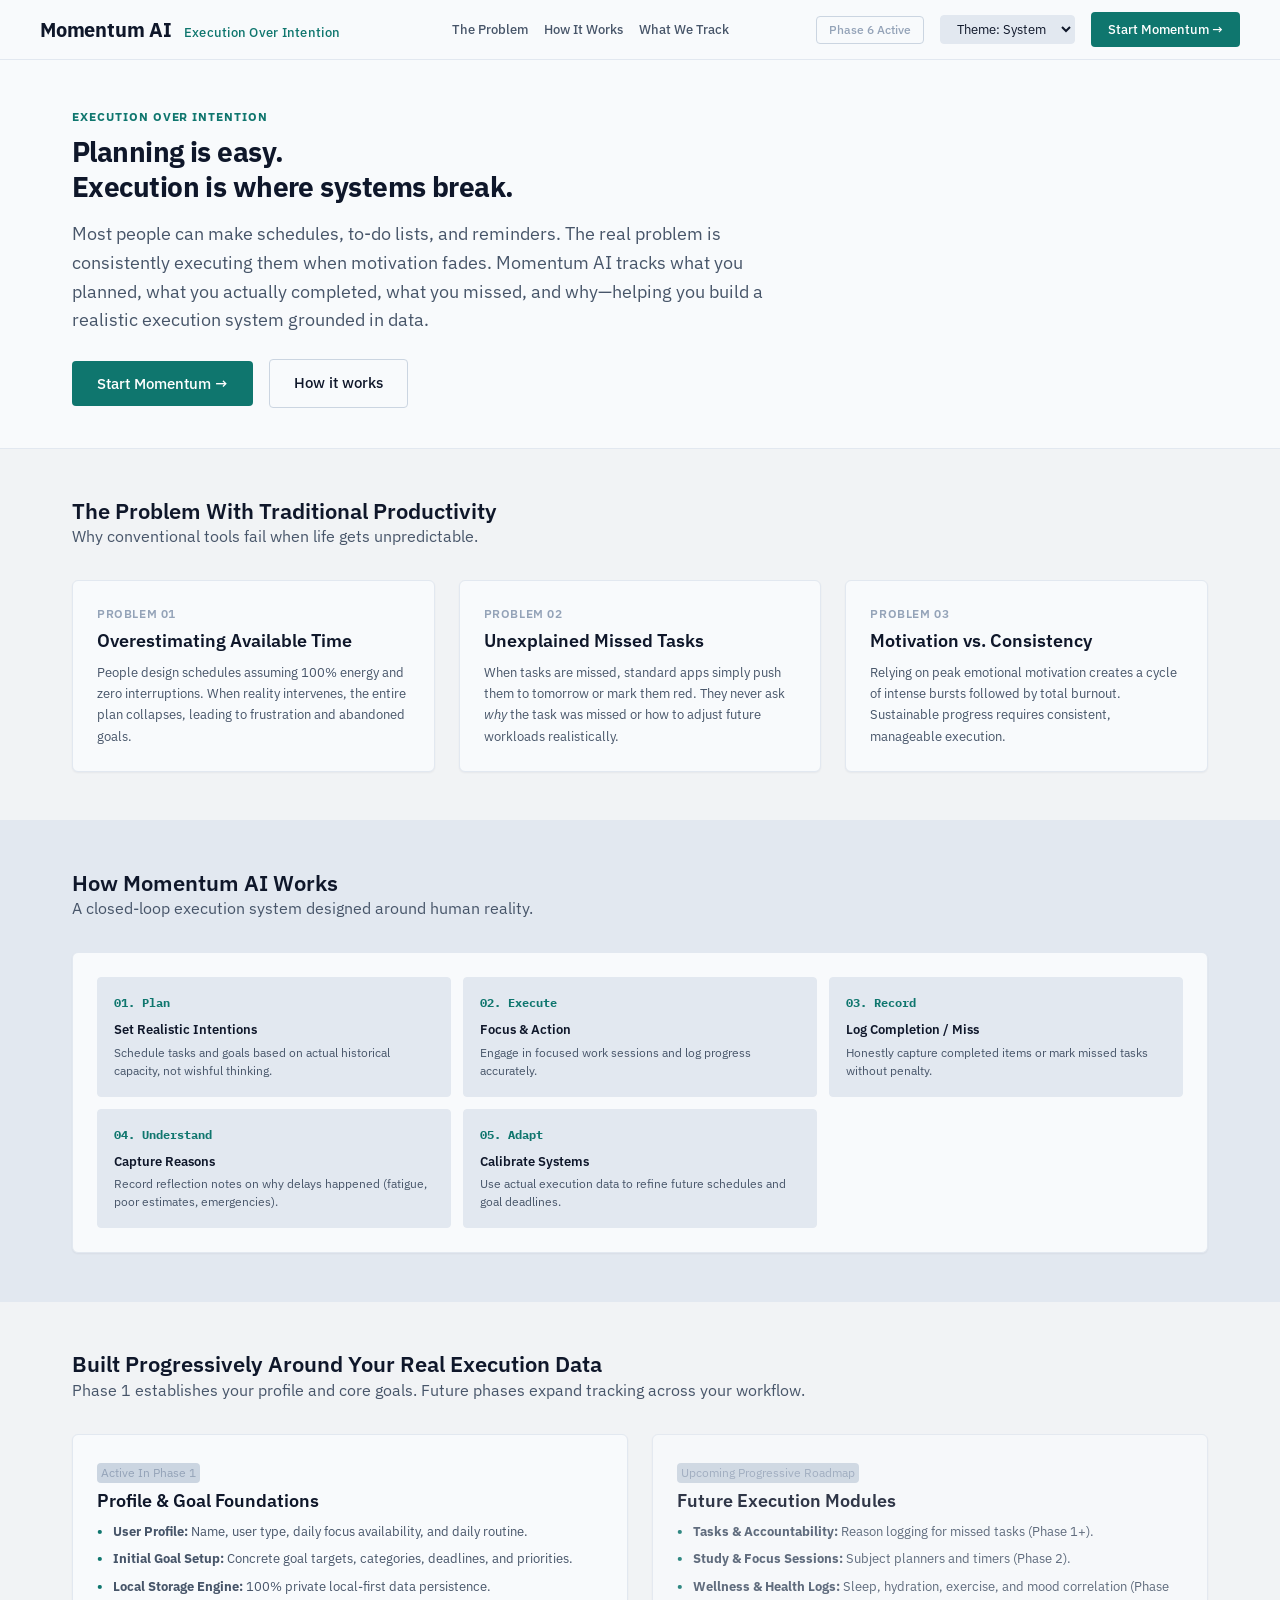
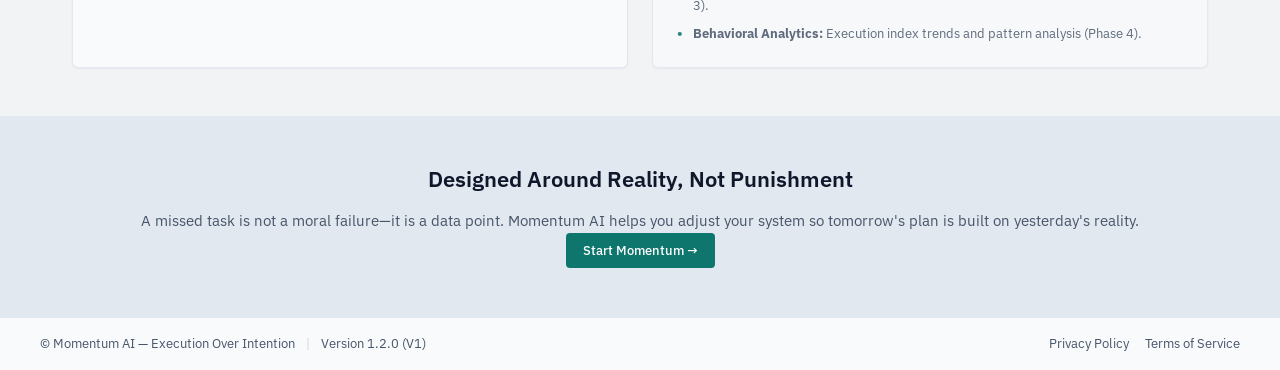
<file: index.html>
<!DOCTYPE html>
<html lang="en" data-theme="system">
<head>
    <meta charset="UTF-8">
    <meta name="viewport" content="width=device-width, initial-scale=1.0">
    <meta name="description" content="Momentum AI — Execution Over Intention. A serious, practical engine for personal execution, study planning, habit tracking, and behavioral analysis.">
    <title>Momentum AI — Execution Over Intention</title>
    
    <!-- PWA Web Manifest -->
    <link rel="manifest" href="manifest.json">
    <meta name="theme-color" content="#0f766e">
    <meta name="apple-mobile-web-app-capable" content="yes">
    <meta name="apple-mobile-web-app-status-bar-style" content="black-translucent">

    <!-- Primary Font: IBM Plex Sans -->
    <link rel="preconnect" href="https://fonts.googleapis.com">
    <link rel="preconnect" href="https://fonts.gstatic.com" crossorigin>
    <link href="https://fonts.googleapis.com/css2?family=IBM+Plex+Sans:ital,wght@0,300;0,400;0,500;0,600;0,700;1,400&family=IBM+Plex+Mono:wght@400;500&display=swap" rel="stylesheet">

    <!-- Stylesheet -->
    <link rel="stylesheet" href="style.css">
</head>
<body>
    <a href="#main-content" class="skip-link">Skip to main content</a>

    <!-- Top Global App Header -->
    <header class="app-header">
        <div class="header-container">
            <div class="brand">
                <a href="#view-landing" class="brand-title-link" id="brand-link">
                    <span class="brand-title">Momentum AI</span>
                    <span class="brand-tagline">Execution Over Intention</span>
                </a>
            </div>

            <nav class="header-nav-public" id="header-nav-public" aria-label="Public Navigation">
                <a href="#section-problem" class="nav-public-link">The Problem</a>
                <a href="#section-how-it-works" class="nav-public-link">How It Works</a>
                <a href="#section-what-we-track" class="nav-public-link">What We Track</a>
            </nav>

            <div class="header-actions">
                <span class="phase-badge" id="phase-badge" role="status" aria-label="Current phase: Phase 6 Active">Phase 6 Active</span>
                
                <!-- Returning User Profile Badge (Hidden on landing if onboarding incomplete) -->
                <div id="user-profile-badge" class="user-badge hidden">
                    <span id="badge-user-name" class="user-badge-name">User</span>
                    <button id="btn-edit-onboarding" class="btn btn-secondary btn-sm">Edit Setup</button>
                </div>

                <div class="theme-selector">
                    <label for="theme-select" class="sr-only">Select Theme</label>
                    <select id="theme-select" class="theme-dropdown" aria-label="Select Theme">
                        <option value="system">Theme: System</option>
                        <option value="light">Theme: Light</option>
                        <option value="dark">Theme: Dark</option>
                    </select>
                </div>

                <button id="btn-header-cta" class="btn btn-primary btn-cta-start">Start Momentum &rarr;</button>
            </div>
        </div>
    </header>

    <!-- Main Container -->
    <div id="app-viewport">

        <!-- ====================================================================
             1. PUBLIC LANDING PAGE (Shown for First-Time Users)
             ==================================================================== -->
        <div id="view-landing" class="landing-view">
            <!-- Hero Section -->
            <section class="landing-hero">
                <div class="landing-container">
                    <div class="hero-content">
                        <span class="hero-subtitle">Execution Over Intention</span>
                        <h1 class="heading-display hero-title">Planning is easy.<br>Execution is where systems break.</h1>
                        <p class="body-text hero-description">
                            Most people can make schedules, to-do lists, and reminders. The real problem is consistently executing them when motivation fades. Momentum AI tracks what you planned, what you actually completed, what you missed, and why—helping you build a realistic execution system grounded in data.
                        </p>
                        <div class="hero-actions">
                            <button class="btn btn-primary btn-lg btn-cta-start hero-btn-main">Start Momentum &rarr;</button>
                            <a href="#section-how-it-works" class="btn btn-secondary btn-lg hero-btn-sub">How it works</a>
                        </div>
                    </div>
                </div>
            </section>

            <!-- The Problem Section -->
            <section id="section-problem" class="landing-section">
                <div class="landing-container">
                    <div class="section-heading-wrapper">
                        <h2 class="heading-heading">The Problem With Traditional Productivity</h2>
                        <p class="text-secondary">Why conventional tools fail when life gets unpredictable.</p>
                    </div>

                    <div class="grid grid-3 gap-lg">
                        <article class="card feature-card">
                            <div class="card-caption">Problem 01</div>
                            <h3 class="heading-subheading mb-sm">Overestimating Available Time</h3>
                            <p class="body-text text-secondary text-small">
                                People design schedules assuming 100% energy and zero interruptions. When reality intervenes, the entire plan collapses, leading to frustration and abandoned goals.
                            </p>
                        </article>

                        <article class="card feature-card">
                            <div class="card-caption">Problem 02</div>
                            <h3 class="heading-subheading mb-sm">Unexplained Missed Tasks</h3>
                            <p class="body-text text-secondary text-small">
                                When tasks are missed, standard apps simply push them to tomorrow or mark them red. They never ask <em>why</em> the task was missed or how to adjust future workloads realistically.
                            </p>
                        </article>

                        <article class="card feature-card">
                            <div class="card-caption">Problem 03</div>
                            <h3 class="heading-subheading mb-sm">Motivation vs. Consistency</h3>
                            <p class="body-text text-secondary text-small">
                                Relying on peak emotional motivation creates a cycle of intense bursts followed by total burnout. Sustainable progress requires consistent, manageable execution.
                            </p>
                        </article>
                    </div>
                </div>
            </section>

            <!-- How Momentum Works Section -->
            <section id="section-how-it-works" class="landing-section alt-bg">
                <div class="landing-container">
                    <div class="section-heading-wrapper">
                        <h2 class="heading-heading">How Momentum AI Works</h2>
                        <p class="text-secondary">A closed-loop execution system designed around human reality.</p>
                    </div>

                    <div class="execution-loop-container card">
                        <div class="loop-grid">
                            <div class="loop-card">
                                <span class="loop-step-tag">01. Plan</span>
                                <h3 class="heading-subheading text-small">Set Realistic Intentions</h3>
                                <p class="text-secondary text-caption">Schedule tasks and goals based on actual historical capacity, not wishful thinking.</p>
                            </div>
                            <div class="loop-card">
                                <span class="loop-step-tag">02. Execute</span>
                                <h3 class="heading-subheading text-small">Focus &amp; Action</h3>
                                <p class="text-secondary text-caption">Engage in focused work sessions and log progress accurately.</p>
                            </div>
                            <div class="loop-card">
                                <span class="loop-step-tag">03. Record</span>
                                <h3 class="heading-subheading text-small">Log Completion / Miss</h3>
                                <p class="text-secondary text-caption">Honestly capture completed items or mark missed tasks without penalty.</p>
                            </div>
                            <div class="loop-card">
                                <span class="loop-step-tag">04. Understand</span>
                                <h3 class="heading-subheading text-small">Capture Reasons</h3>
                                <p class="text-secondary text-caption">Record reflection notes on why delays happened (fatigue, poor estimates, emergencies).</p>
                            </div>
                            <div class="loop-card">
                                <span class="loop-step-tag">05. Adapt</span>
                                <h3 class="heading-subheading text-small">Calibrate Systems</h3>
                                <p class="text-secondary text-caption">Use actual execution data to refine future schedules and goal deadlines.</p>
                            </div>
                        </div>
                    </div>
                </div>
            </section>

            <!-- What Momentum Tracks Section -->
            <section id="section-what-we-track" class="landing-section">
                <div class="landing-container">
                    <div class="section-heading-wrapper">
                        <h2 class="heading-heading">Built Progressively Around Your Real Execution Data</h2>
                        <p class="text-secondary">Phase 1 establishes your profile and core goals. Future phases expand tracking across your workflow.</p>
                    </div>

                    <div class="grid grid-2 gap-lg">
                        <div class="card">
                            <span class="nav-tag mb-xs inline-block">Active In Phase 1</span>
                            <h3 class="heading-subheading mb-sm">Profile &amp; Goal Foundations</h3>
                            <ul class="track-list text-secondary text-small">
                                <li><strong>User Profile:</strong> Name, user type, daily focus availability, and daily routine.</li>
                                <li><strong>Initial Goal Setup:</strong> Concrete goal targets, categories, deadlines, and priorities.</li>
                                <li><strong>Local Storage Engine:</strong> 100% private local-first data persistence.</li>
                            </ul>
                        </div>

                        <div class="card" style="opacity: 0.85;">
                            <span class="nav-tag mb-xs inline-block">Upcoming Progressive Roadmap</span>
                            <h3 class="heading-subheading mb-sm">Future Execution Modules</h3>
                            <ul class="track-list text-secondary text-small">
                                <li><strong>Tasks &amp; Accountability:</strong> Reason logging for missed tasks (Phase 1+).</li>
                                <li><strong>Study &amp; Focus Sessions:</strong> Subject planners and timers (Phase 2).</li>
                                <li><strong>Wellness &amp; Health Logs:</strong> Sleep, hydration, exercise, and mood correlation (Phase 3).</li>
                                <li><strong>Behavioral Analytics:</strong> Execution index trends and pattern analysis (Phase 4).</li>
                            </ul>
                        </div>
                    </div>
                </div>
            </section>

            <!-- Philosophy Section -->
            <section id="section-philosophy" class="landing-section alt-bg">
                <div class="landing-container text-center max-w-700">
                    <h2 class="heading-heading mb-md">Designed Around Reality, Not Punishment</h2>
                    <p class="body-text text-secondary mb-lg">
                        A missed task is not a moral failure—it is a data point. Momentum AI helps you adjust your system so tomorrow's plan is built on yesterday's reality.
                    </p>
                    <button class="btn btn-primary btn-cta-start">Start Momentum &rarr;</button>
                </div>
            </section>
        </div>

        <!-- ====================================================================
             2. MULTI-STEP ONBOARDING WIZARD
             ==================================================================== -->
        <div id="view-onboarding" class="onboarding-view hidden">
            <div class="onboarding-wrapper">
                
                <!-- Onboarding Header & Progress Bar -->
                <div class="onboarding-header">
                    <div class="flex-header mb-xs">
                        <span id="onboarding-step-indicator" class="text-caption text-muted">Step 1 of 6</span>
                        <button id="btn-cancel-onboarding" class="btn-link text-caption text-muted">Exit Onboarding</button>
                    </div>
                    <div class="progress-bar-track" aria-hidden="true">
                        <div id="onboarding-progress-fill" class="progress-bar-fill" style="width: 16.66%;"></div>
                    </div>
                </div>

                <!-- Step Form Card Container -->
                <div class="card onboarding-card">
                    
                    <!-- STEP 1: Basic Profile -->
                    <div id="onboard-step-1" class="onboard-step active">
                        <h2 class="heading-heading mb-xs">What should Momentum call you?</h2>
                        <p class="text-secondary text-small mb-md">Enter your name or preferred title for your personal execution workspace.</p>
                        
                        <div class="form-group">
                            <label for="input-profile-name" class="form-label">Your Name <span class="text-error">*</span></label>
                            <input type="text" id="input-profile-name" class="form-input" placeholder="e.g. Alex Morgan" maxlength="40" required autocomplete="name">
                            <div id="error-step-1" class="form-error-inline hidden">Please enter your name to proceed.</div>
                        </div>
                    </div>

                    <!-- STEP 2: User Type -->
                    <div id="onboard-step-2" class="onboard-step hidden">
                        <h2 class="heading-heading mb-xs">What are you mainly using Momentum for?</h2>
                        <p class="text-secondary text-small mb-md">Select your primary role to customize your execution framework.</p>

                        <div class="option-grid gap-sm" id="user-type-options">
                            <button type="button" class="option-card" data-value="Student">
                                <span class="option-title">Student</span>
                                <span class="option-desc">Preparing for exams, coursework, or structured study schedules.</span>
                            </button>
                            <button type="button" class="option-card" data-value="Working Professional">
                                <span class="option-title">Working Professional</span>
                                <span class="option-desc">Managing daily work tasks, deadlines, and professional growth.</span>
                            </button>
                            <button type="button" class="option-card" data-value="Freelancer">
                                <span class="option-title">Freelancer</span>
                                <span class="option-desc">Balancing client projects, self-directed time, and billing.</span>
                            </button>
                            <button type="button" class="option-card" data-value="Entrepreneur">
                                <span class="option-title">Entrepreneur</span>
                                <span class="option-desc">Building products, operations, and strategic company goals.</span>
                            </button>
                            <button type="button" class="option-card" data-value="Other">
                                <span class="option-title">Other</span>
                                <span class="option-desc">General personal productivity and habit execution.</span>
                            </button>
                        </div>
                        <div id="error-step-2" class="form-error-inline hidden">Please select a user type to proceed.</div>
                    </div>

                    <!-- STEP 3: Primary Goal Focus -->
                    <div id="onboard-step-3" class="onboard-step hidden">
                        <h2 class="heading-heading mb-xs">What do you want Momentum to help you execute consistently?</h2>
                        <p class="text-secondary text-small mb-md">Select your main focus category or enter a custom objective.</p>

                        <div class="option-grid gap-sm mb-md" id="primary-goal-options">
                            <button type="button" class="option-card" data-value="Study">
                                <span class="option-title">Study &amp; Academic Focus</span>
                            </button>
                            <button type="button" class="option-card" data-value="Work">
                                <span class="option-title">Work &amp; Career Projects</span>
                            </button>
                            <button type="button" class="option-card" data-value="Fitness">
                                <span class="option-title">Fitness &amp; Health Routines</span>
                            </button>
                            <button type="button" class="option-card" data-value="Personal">
                                <span class="option-title">Personal Growth &amp; Skills</span>
                            </button>
                            <button type="button" class="option-card" data-value="Custom">
                                <span class="option-title">Custom Objective</span>
                            </button>
                        </div>

                        <div id="custom-goal-wrapper" class="form-group hidden">
                            <label for="input-custom-goal" class="form-label">Specify Custom Objective</label>
                            <input type="text" id="input-custom-goal" class="form-input" placeholder="e.g. Master Data Structures in 90 Days" maxlength="60">
                        </div>
                        <div id="error-step-3" class="form-error-inline hidden">Please select or specify your primary objective.</div>
                    </div>

                    <!-- STEP 4: Available Daily Time -->
                    <div id="onboard-step-4" class="onboard-step hidden">
                        <h2 class="heading-heading mb-xs">How much focused time can you realistically give each day?</h2>
                        <p class="text-secondary text-small mb-md">Be honest. Setting realistic time capacity prevents schedule collapse.</p>

                        <div class="option-grid gap-sm" id="available-time-options">
                            <button type="button" class="option-card" data-value="Less than 1 hour">
                                <span class="option-title">Less than 1 hour / day</span>
                            </button>
                            <button type="button" class="option-card" data-value="1-2 hours">
                                <span class="option-title">1 – 2 hours / day</span>
                            </button>
                            <button type="button" class="option-card" data-value="2-4 hours">
                                <span class="option-title">2 – 4 hours / day</span>
                            </button>
                            <button type="button" class="option-card" data-value="4-6 hours">
                                <span class="option-title">4 – 6 hours / day</span>
                            </button>
                            <button type="button" class="option-card" data-value="6+ hours">
                                <span class="option-title">6+ hours / day</span>
                            </button>
                            <button type="button" class="option-card" data-value="Different schedule each day">
                                <span class="option-title">Varies / Different schedule each day</span>
                            </button>
                        </div>
                        <div id="error-step-4" class="form-error-inline hidden">Please select your available daily focus time.</div>
                    </div>

                    <!-- STEP 5: Daily Routine -->
                    <div id="onboard-step-5" class="onboard-step hidden">
                        <h2 class="heading-heading mb-xs">Your Typical Daily Routine</h2>
                        <p class="text-secondary text-small mb-md">This baseline helps align future task reminders with your natural wake/sleep cycle.</p>

                        <div class="grid grid-2 gap-md mb-md">
                            <div class="form-group">
                                <label for="input-wake-time" class="form-label">Typical Wake-Up Time</label>
                                <input type="time" id="input-wake-time" class="form-input" value="07:00">
                            </div>
                            <div class="form-group">
                                <label for="input-sleep-time" class="form-label">Typical Bedtime</label>
                                <input type="time" id="input-sleep-time" class="form-input" value="23:00">
                            </div>
                        </div>

                        <div class="form-group">
                            <label class="form-label">When do you usually have your most usable focused time?</label>
                            <div class="option-grid gap-xs grid-4" id="peak-focus-options">
                                <button type="button" class="option-card text-center" data-value="Morning">Morning</button>
                                <button type="button" class="option-card text-center" data-value="Afternoon">Afternoon</button>
                                <button type="button" class="option-card text-center" data-value="Evening">Evening</button>
                                <button type="button" class="option-card text-center" data-value="It varies">It varies</button>
                            </div>
                        </div>
                        <div id="error-step-5" class="form-error-inline hidden">Please complete your routine details.</div>
                    </div>

                    <!-- STEP 6: Initial Concrete Goal -->
                    <div id="onboard-step-6" class="onboard-step hidden">
                        <h2 class="heading-heading mb-xs">Create Your First Concrete Goal</h2>
                        <p class="text-secondary text-small mb-md">Set an initial goal you intend to work on starting today.</p>

                        <div class="form-group mb-sm">
                            <label for="input-goal-title" class="form-label">Goal Name <span class="text-error">*</span></label>
                            <input type="text" id="input-goal-title" class="form-input" placeholder="e.g. Complete Organic Chemistry Chapter 3" maxlength="80" required>
                        </div>

                        <div class="grid grid-2 gap-md mb-sm">
                            <div class="form-group">
                                <label for="select-goal-category" class="form-label">Category</label>
                                <select id="select-goal-category" class="form-select">
                                    <option value="Study">Study</option>
                                    <option value="Work">Work</option>
                                    <option value="Projects">Projects</option>
                                    <option value="Fitness">Fitness</option>
                                    <option value="Personal">Personal</option>
                                    <option value="Other">Other</option>
                                </select>
                            </div>
                            <div class="form-group">
                                <label for="select-goal-priority" class="form-label">Priority</label>
                                <select id="select-goal-priority" class="form-select">
                                    <option value="High">High Priority</option>
                                    <option value="Medium" selected>Medium Priority</option>
                                    <option value="Low">Low Priority</option>
                                </select>
                            </div>
                        </div>

                        <div class="grid grid-2 gap-md">
                            <div class="form-group">
                                <label for="input-goal-target" class="form-label">Target Metric (Optional)</label>
                                <input type="text" id="input-goal-target" class="form-input" placeholder="e.g. 50 Practice Questions or 10 Hours">
                            </div>
                            <div class="form-group">
                                <label for="input-goal-deadline" class="form-label">Target Deadline (Optional)</label>
                                <input type="date" id="input-goal-deadline" class="form-input">
                            </div>
                        </div>
                        <div id="error-step-6" class="form-error-inline hidden">Please enter a goal name to proceed.</div>
                    </div>

                    <!-- STEP 7: REVIEW SCREEN -->
                    <div id="onboard-step-review" class="onboard-step hidden">
                        <h2 class="heading-heading mb-xs">Your Momentum Setup Review</h2>
                        <p class="text-secondary text-small mb-md">Review your profile choices before entering your workspace.</p>

                        <div class="review-table-card mb-md">
                            <div class="review-row">
                                <span class="review-label">Name:</span>
                                <span id="rev-name" class="review-value">-</span>
                            </div>
                            <div class="review-row">
                                <span class="review-label">User Type:</span>
                                <span id="rev-usertype" class="review-value">-</span>
                            </div>
                            <div class="review-row">
                                <span class="review-label">Primary Objective:</span>
                                <span id="rev-objective" class="review-value">-</span>
                            </div>
                            <div class="review-row">
                                <span class="review-label">Available Focus Time:</span>
                                <span id="rev-available-time" class="review-value">-</span>
                            </div>
                            <div class="review-row">
                                <span class="review-label">Daily Routine:</span>
                                <span id="rev-routine" class="review-value">-</span>
                            </div>
                            <div class="review-row">
                                <span class="review-label">Initial Goal:</span>
                                <span id="rev-initial-goal" class="review-value">-</span>
                            </div>
                        </div>
                    </div>

                    <!-- Onboarding Navigation Buttons -->
                    <div class="onboarding-nav-buttons mt-md">
                        <button type="button" id="btn-onboard-back" class="btn btn-secondary hidden">&larr; Back</button>
                        <button type="button" id="btn-onboard-next" class="btn btn-primary ml-auto">Continue &rarr;</button>
                        <button type="button" id="btn-onboard-finish" class="btn btn-primary ml-auto hidden">Finish Setup &amp; Start &rarr;</button>
                    </div>

                </div>
            </div>
        </div>

        <!-- ====================================================================
             3. MAIN APPLICATION AREA (Post-Onboarding Workspace Shell)
             ==================================================================== -->
        <div id="app-shell" class="app-body-wrapper hidden">
            
            <div class="app-body">
                <nav class="app-nav" aria-label="Main Navigation">
                    <ul class="nav-list">
                        <li><button class="nav-btn active" data-view="dashboard" aria-current="page">Dashboard</button></li>
                        <li><button class="nav-btn" data-view="tasks">Tasks</button></li>
                        <li><button class="nav-btn" data-view="today">Today</button></li>
                        <li><button class="nav-btn" data-view="study">Study</button></li>
                        <li><button class="nav-btn" data-view="wellness">Wellness</button></li>
                        <li><button class="nav-btn" data-view="aicoach">AI Coach</button></li>
                        <li><button class="nav-btn" data-view="reminders">Reminders</button></li>
                        <li><button class="nav-btn" data-view="analytics">Analytics</button></li>
                        <li><button class="nav-btn" data-view="settings">Settings</button></li>
                        <li><button class="nav-btn" data-view="foundation">Foundation</button></li>
                    </ul>
                </nav>

                <main id="main-content" class="app-main">
                    
                    <!-- ====================================================================
                         PHASE 2 DASHBOARD VIEW
                         ==================================================================== -->
                    <section id="view-dashboard" class="view-panel active">
                        
                        <!-- 1. Dashboard Header (Greeting & Local Date) -->
                        <div class="panel-header section-spacing">
                            <div>
                                <h1 class="heading-display" id="dash-greeting">Good morning, User</h1>
                                <p class="text-secondary body-text mt-xs" id="dash-tagline">Here’s what needs your attention today.</p>
                            </div>
                            <div class="status-indicator-online" id="dash-date-badge">
                                <span class="dot"></span> <span id="dash-current-date">Today</span>
                            </div>
                        </div>

                        <!-- 2. Current Primary Focus Card -->
                        <section class="card section-spacing" id="dash-current-focus-card">
                            <div class="card-caption mb-xs">Current Primary Focus</div>
                            <div class="flex-header mb-xs">
                                <div>
                                    <h2 class="heading-heading" id="dash-focus-title">Build consistent execution</h2>
                                    <p class="text-secondary text-small mt-xs" id="dash-focus-meta">Category: General Objective • Priority: Medium</p>
                                </div>
                                <span class="nav-tag" id="dash-focus-badge">Active Focus</span>
                            </div>
                            <div id="dash-focus-target-wrapper" class="mt-md pt-sm" style="border-top: 1px solid var(--color-border);">
                                <span class="text-caption text-muted block mb-xs">Target Metric &amp; Deadline:</span>
                                <div class="text-small text-primary" id="dash-focus-target-text">No target metric set</div>
                            </div>
                        </section>

                        <!-- 3. Today Overview Metrics Grid -->
                        <section class="section-spacing">
                            <h2 class="heading-subheading mb-sm">Today Overview</h2>
                            <div class="grid grid-4 gap-md">
                                <article class="card">
                                    <div class="card-caption">Planned Tasks</div>
                                    <div class="card-value" id="dash-stat-planned">0</div>
                                    <div class="card-subtext" id="dash-stat-planned-sub">Scheduled for today</div>
                                </article>

                                <article class="card">
                                    <div class="card-caption">Completed Tasks</div>
                                    <div class="card-value" id="dash-stat-completed">0</div>
                                    <div class="card-subtext" id="dash-stat-completed-sub">Finished today</div>
                                </article>

                                <article class="card">
                                    <div class="card-caption">Missed Tasks</div>
                                    <div class="card-value" id="dash-stat-missed">0</div>
                                    <div class="card-subtext" id="dash-stat-missed-sub">Unfinished / delayed</div>
                                </article>

                                <article class="card">
                                    <div class="card-caption">Focused Time</div>
                                    <div class="card-value" id="dash-stat-focused">0m</div>
                                    <div class="card-subtext" id="dash-stat-focused-sub">Logged focus sessions</div>
                                </article>
                            </div>
                        </section>

                        <!-- 4. Today's Execution Area (Tasks Preview) -->
                        <section class="card section-spacing" id="dash-today-execution-card">
                            <div class="flex-header mb-sm">
                                <div>
                                    <h2 class="heading-subheading">Today’s Execution</h2>
                                    <p class="text-secondary text-small">Tasks scheduled for your current day</p>
                                </div>
                                <div style="display:flex;align-items:center;gap:var(--space-2);">
                                    <span class="nav-tag" id="dash-today-count-tag">0 Tasks</span>
                                    <button id="dash-btn-add-task" class="btn btn-primary" style="padding:var(--space-1) var(--space-3);font-size:var(--font-size-caption);">+ Add Task</button>
                                </div>
                            </div>

                            <div id="dash-today-tasks-container" class="mt-sm">
                                <!-- Populated dynamically via script.js -->
                            </div>
                        </section>

                        <!-- 5. Active Goals Section -->
                        <section class="card section-spacing" id="dash-goals-card">
                            <div class="flex-header mb-sm">
                                <div>
                                    <h2 class="heading-subheading">Your Active Goals</h2>
                                    <p class="text-secondary text-small">Objectives established in your execution workspace</p>
                                </div>
                                <button id="dash-btn-edit-profile" class="btn btn-secondary text-caption" style="padding: 2px 8px;">Edit Setup</button>
                            </div>

                            <div id="dash-goals-list-container" class="mt-sm">
                                <!-- Populated dynamically via script.js -->
                            </div>
                        </section>

                        <!-- 5. Today's Schedule (Phase 6 Timetable) -->
                        <section class="card section-spacing" id="dash-schedule-card">
                            <div class="flex-header mb-sm">
                                <div>
                                    <h2 class="heading-subheading">Today&#8217;s Schedule</h2>
                                    <p class="text-secondary text-small">Your timetable for today</p>
                                </div>
                                <button id="dash-btn-goto-study" class="btn btn-secondary" style="padding:var(--space-1) var(--space-3);font-size:var(--font-size-caption);">View timetable</button>
                            </div>
                            <!-- Next class indicator -->
                            <div id="dash-schedule-next" class="dash-schedule-next mb-sm">
                                <!-- Populated dynamically -->
                            </div>
                            <!-- Today entries list -->
                            <div id="dash-schedule-container">
                                <!-- Populated dynamically via script.js -->
                            </div>
                        </section>

                        <!-- 6. Future Intelligence / Behavioral Analysis Preview -->
                        <section class="card section-spacing">
                            <span class="nav-tag mb-xs inline-block">Future Behavioral Intelligence</span>
                            <h2 class="heading-subheading mb-xs">Momentum learns from your real execution</h2>
                            <p class="body-text text-secondary text-small mb-sm">
                                As you log daily work, study sessions, and task reflections over time, Momentum AI will analyze workload capacity, identify recurring delay triggers, and recommend calibrated schedules based on your historical consistency patterns.
                            </p>
                            <div class="alert alert-info text-caption mb-0" style="padding: var(--space-3);">
                                <strong>Status:</strong> Execution data collection active. Machine intelligence insights will calibrate progressive analysis in Phase 4+.
                            </div>
                        </section>

                        <!-- 7. State Inspector Quick Entry -->
                        <section class="card section-spacing">
                            <div class="flex-header">
                                <div>
                                    <h2 class="heading-subheading">Data Storage &amp; System State</h2>
                                    <p class="text-secondary text-small">State schema v1.1.0 local-first browser storage</p>
                                </div>
                                <button id="dash-btn-view-inspector" class="btn btn-secondary">View State Inspector &rarr;</button>
                            </div>
                        </section>
                    </section>

                    <!-- ====================================================================
                         PHASE 3 TASK PLANNER VIEW
                         ==================================================================== -->
                    <section id="view-tasks" class="view-panel hidden">
                        <!-- Panel Header -->
                        <div class="panel-header section-spacing">
                            <div>
                                <h1 class="heading-display">Task Planner</h1>
                                <p class="text-secondary body-text mt-xs">Schedule, manage, and execute your planned tasks.</p>
                            </div>
                            <div>
                                <button id="btn-add-task" class="btn btn-primary">+ Add Task</button>
                            </div>
                        </div>

                        <!-- Date Navigation & Preset Controls -->
                        <div class="card section-spacing">
                            <div class="task-controls-wrapper">
                                <!-- Date Filter Tabs -->
                                <div class="task-date-tabs" role="tablist" aria-label="Task Date Selection">
                                    <button class="tab-btn active" data-date-preset="today" role="tab" aria-selected="true">Today</button>
                                    <button class="tab-btn" data-date-preset="tomorrow" role="tab" aria-selected="false">Tomorrow</button>
                                    <button class="tab-btn" data-date-preset="upcoming" role="tab" aria-selected="false">Upcoming</button>
                                    <button class="tab-btn" data-date-preset="all" role="tab" aria-selected="false">All Tasks</button>
                                </div>

                                <!-- Custom Date Selector & Status Filter -->
                                <div class="task-filter-group">
                                    <div class="form-group inline-form-group">
                                        <label for="task-date-picker" class="sr-only">Specific Date</label>
                                        <input type="date" id="task-date-picker" class="form-input form-input-sm" aria-label="Select Specific Date">
                                    </div>

                                    <div class="form-group inline-form-group">
                                        <label for="task-status-filter" class="sr-only">Filter by Status</label>
                                        <select id="task-status-filter" class="form-input form-input-sm" aria-label="Filter Tasks by Status">
                                            <option value="all">Status: All</option>
                                            <option value="planned">Planned</option>
                                            <option value="completed">Completed</option>
                                            <option value="missed">Missed</option>
                                        </select>
                                    </div>

                                    <div class="form-group inline-form-group">
                                        <label for="task-search-input" class="sr-only">Search Tasks</label>
                                        <input type="text" id="task-search-input" class="form-input form-input-sm" placeholder="Search tasks..." aria-label="Search Tasks">
                                    </div>
                                </div>
                            </div>
                        </div>

                        <!-- Task List Container -->
                        <section class="card section-spacing">
                            <div class="flex-header mb-md">
                                <h2 class="heading-subheading" id="tasks-view-heading">Today’s Tasks</h2>
                                <span class="nav-tag" id="tasks-count-badge">0 Tasks</span>
                            </div>

                            <div id="task-list-container" class="task-list">
                                <!-- Populated dynamically via script.js -->
                            </div>
                        </section>
                    </section>

                    <!-- View: System Foundation (Phase 0 Inspector) -->
                    <section id="view-foundation" class="view-panel hidden">
                        <div class="panel-header">
                            <div>
                                <h1 class="heading-display">System Foundation Status</h1>
                                <p class="text-secondary">Phase 0/1 Architectural Verification and Central State Inspector</p>
                            </div>
                        </div>

                        <!-- System Metrics Cards Grid -->
                        <div class="grid grid-4 gap-md section-spacing">
                            <article class="card">
                                <div class="card-caption">Schema Version</div>
                                <div class="card-value" id="stat-schema-version">1.0.0</div>
                                <div class="card-subtext">Migration pipeline active</div>
                            </article>

                            <article class="card">
                                <div class="card-caption">Storage Engine</div>
                                <div class="card-value" id="stat-storage-status">LocalStorage</div>
                                <div class="card-subtext" id="stat-storage-key">Key: momentumAI</div>
                            </article>

                            <article class="card">
                                <div class="card-caption">Service Worker</div>
                                <div class="card-value" id="stat-sw-status">Checking...</div>
                                <div class="card-subtext" id="stat-sw-detail">Offline Cache ready</div>
                            </article>

                            <article class="card">
                                <div class="card-caption">Entity Records</div>
                                <div class="card-value" id="stat-total-records">0</div>
                                <div class="card-subtext">Across 12 data domain collections</div>
                            </article>
                        </div>

                        <!-- Central Product Loop Architecture -->
                        <section class="card section-spacing">
                            <h2 class="heading-subheading">Central Product Execution Loop</h2>
                            <p class="text-secondary body-text">Momentum AI is built around a closed-loop execution architecture to bridge the gap between planning and completion.</p>

                            <div class="execution-loop-diagram">
                                <div class="loop-step">
                                    <span class="step-num">01</span>
                                    <span class="step-name">Plan</span>
                                </div>
                                <div class="loop-arrow">&rarr;</div>
                                <div class="loop-step">
                                    <span class="step-num">02</span>
                                    <span class="step-name">Reminder</span>
                                </div>
                                <div class="loop-arrow">&rarr;</div>
                                <div class="loop-step">
                                    <span class="step-num">03</span>
                                    <span class="step-name">Execute</span>
                                </div>
                                <div class="loop-arrow">&rarr;</div>
                                <div class="loop-step">
                                    <span class="step-num">04</span>
                                    <span class="step-name">Complete / Miss</span>
                                </div>
                                <div class="loop-arrow">&rarr;</div>
                                <div class="loop-step">
                                    <span class="step-num">05</span>
                                    <span class="step-name">Explain</span>
                                </div>
                                <div class="loop-arrow">&rarr;</div>
                                <div class="loop-step">
                                    <span class="step-num">06</span>
                                    <span class="step-name">Analyze</span>
                                </div>
                                <div class="loop-arrow">&rarr;</div>
                                <div class="loop-step">
                                    <span class="step-num">07</span>
                                    <span class="step-name">Adapt</span>
                                </div>
                            </div>
                        </section>

                        <!-- Data Schema Collections Overview -->
                        <section class="grid grid-2 gap-lg section-spacing">
                            <article class="card">
                                <h2 class="heading-subheading">Data Domain Collections</h2>
                                <div class="table-container">
                                    <table class="data-table">
                                        <thead>
                                            <tr>
                                                <th>Collection</th>
                                                <th>Entity Schema</th>
                                                <th>Count</th>
                                            </tr>
                                        </thead>
                                        <tbody id="domain-collections-tbody">
                                            <!-- Populated via script.js -->
                                        </tbody>
                                    </table>
                                </div>
                            </article>

                            <article class="card">
                                <h2 class="heading-subheading">Goal-Specific Presets Configuration</h2>
                                <p class="text-secondary text-small mb-md">Architectural configurations ready for onboarding (JEE, NEET, KCET, UPSC):</p>
                                <div id="presets-list" class="presets-container">
                                    <!-- Populated via script.js -->
                                </div>
                            </article>
                        </section>

                        <!-- Storage & State Management Inspector -->
                        <section class="card section-spacing">
                            <div class="flex-header">
                                <div>
                                    <h2 class="heading-subheading">State Inspector &amp; Operations</h2>
                                    <p class="text-secondary text-small">Inspect serialized LocalStorage state or perform state management actions.</p>
                                </div>
                                <div class="btn-group">
                                    <button id="btn-export-json" class="btn btn-secondary">Export State JSON</button>
                                    <button id="btn-reset-state" class="btn btn-danger">Reset State</button>
                                </div>
                            </div>

                            <div class="state-preview-wrapper mt-md">
                                <label for="state-json-inspector" class="text-small text-muted mb-xs block">Serialized State JSON (Read-Only Inspector):</label>
                                <textarea id="state-json-inspector" class="code-textarea" readonly rows="10" aria-label="Serialized State JSON"></textarea>
                            </div>
                        </section>
                    </section>

                    <!-- Placeholder View Container for Unbuilt Modules -->
                    <section id="view-placeholder" class="view-panel hidden">
                        <div class="empty-state">
                            <div class="empty-title" id="placeholder-title">Module Pending Phase Rollout</div>
                            <p class="empty-description" id="placeholder-desc">
                                This module is scheduled for development in a future phase. Phase 1 provides the landing page, multi-step onboarding wizard, profile persistence, and goal setup.
                            </p>
                            <button id="btn-back-foundation" class="btn btn-primary mt-md">Return to Workspace</button>
                        </div>
                    </section>

                    <!-- ====================================================================
                         PHASE 6 — STUDENT MODE & TIMETABLE VIEW
                         ==================================================================== -->
                    <section id="view-study" class="view-panel hidden" aria-label="Student Mode">

                        <!-- Student Mode Header -->
                        <div class="panel-header section-spacing">
                            <div>
                                <h1 class="heading-display">Student Mode</h1>
                                <p class="text-secondary body-text mt-xs" id="study-subheading">Manage your academic schedule, subjects, and study sessions.</p>
                            </div>
                        </div>

                        <!-- Student Mode Sub-Navigation -->
                        <nav class="study-subnav" aria-label="Student Mode Sections">
                            <button class="study-nav-btn active" data-study-tab="timetable" aria-selected="true">Timetable</button>
                            <button class="study-nav-btn" data-study-tab="overview" aria-selected="false">Overview</button>
                            <button class="study-nav-btn" data-study-tab="planner" aria-selected="false">Study Planner</button>
                            <button class="study-nav-btn" data-study-tab="subjects" aria-selected="false">Subjects &amp; Chapters</button>
                            <button class="study-nav-btn" data-study-tab="sessions" aria-selected="false">Study Sessions</button>
                            <button class="study-nav-btn" data-study-tab="tests" aria-selected="false">Mock Tests</button>
                        </nav>

                        <!-- ---- TAB: TIMETABLE ---- -->
                        <div id="study-tab-timetable" class="study-tab-panel">

                            <!-- Timetable Metadata Setup -->
                            <section class="card section-spacing" id="tt-setup-card">
                                <div class="flex-header mb-md">
                                    <div>
                                        <h2 class="heading-subheading">Schedule Details</h2>
                                        <p class="text-secondary text-small" id="tt-meta-display">Institution, semester, and batch details.</p>
                                    </div>
                                    <button id="btn-tt-setup-toggle" class="btn btn-secondary">Edit details</button>
                                </div>

                                <!-- Inline setup form (hidden by default) -->
                                <form id="form-tt-setup" class="tt-setup-form hidden" novalidate>
                                    <div class="grid grid-2 gap-md mb-md">
                                        <div class="form-group">
                                            <label for="tt-input-institution" class="form-label">Institution <span class="text-muted">(Optional)</span></label>
                                            <input type="text" id="tt-input-institution" class="form-input" placeholder="e.g. Newton School of Technology" maxlength="100">
                                        </div>
                                        <div class="form-group">
                                            <label for="tt-input-batch" class="form-label">Batch / Section <span class="text-muted">(Optional)</span></label>
                                            <input type="text" id="tt-input-batch" class="form-input" placeholder="e.g. B1, ECE-A, Section 2" maxlength="40">
                                        </div>
                                    </div>
                                    <div class="grid grid-2 gap-md mb-md">
                                        <div class="form-group">
                                            <label for="tt-input-year" class="form-label">Academic Year <span class="text-muted">(Optional)</span></label>
                                            <input type="text" id="tt-input-year" class="form-input" placeholder="e.g. 2026-27" maxlength="20">
                                        </div>
                                        <div class="form-group">
                                            <label for="tt-input-semester" class="form-label">Semester <span class="text-muted">(Optional)</span></label>
                                            <input type="text" id="tt-input-semester" class="form-input" placeholder="e.g. 1 or Semester 1" maxlength="20">
                                        </div>
                                    </div>
                                    <div class="modal-footer" style="border-top:none;padding-top:0;justify-content:flex-start;gap:var(--space-2);">
                                        <button type="submit" class="btn btn-primary">Save details</button>
                                        <button type="button" id="btn-tt-setup-cancel" class="btn btn-secondary">Cancel</button>
                                    </div>
                                </form>
                            </section>

                            <!-- Day Switcher -->
                            <section class="card section-spacing" id="tt-day-switcher-card">
                                <div class="flex-header mb-md">
                                    <h2 class="heading-subheading" id="tt-day-heading">Weekly Timetable</h2>
                                    <button id="btn-tt-add-entry" class="btn btn-primary">+ Add class</button>
                                </div>

                                <div class="tt-day-tabs" role="tablist" aria-label="Select day to view">
                                    <button class="tt-day-btn" data-day="monday"    role="tab" aria-selected="false">Mon</button>
                                    <button class="tt-day-btn" data-day="tuesday"   role="tab" aria-selected="false">Tue</button>
                                    <button class="tt-day-btn" data-day="wednesday" role="tab" aria-selected="false">Wed</button>
                                    <button class="tt-day-btn" data-day="thursday"  role="tab" aria-selected="false">Thu</button>
                                    <button class="tt-day-btn" data-day="friday"    role="tab" aria-selected="false">Fri</button>
                                    <button class="tt-day-btn" data-day="saturday"  role="tab" aria-selected="false">Sat</button>
                                    <button class="tt-day-btn" data-day="sunday"    role="tab" aria-selected="false">Sun</button>
                                </div>
                            </section>

                            <!-- Day Schedule Panel -->
                            <section class="card section-spacing" id="tt-day-panel">
                                <div class="flex-header mb-md">
                                    <h2 class="heading-subheading" id="tt-day-panel-heading">Select a day above</h2>
                                    <span class="nav-tag" id="tt-day-entry-count">— entries</span>
                                </div>
                                <div id="tt-day-entries-container" class="tt-entry-list">
                                    <!-- Populated dynamically -->
                                </div>
                            </section>

                            <!-- Weekly Summary -->
                            <section class="card section-spacing" id="tt-week-summary-card">
                                <h2 class="heading-subheading mb-sm">Week at a Glance</h2>
                                <div id="tt-week-summary-container" class="tt-week-summary">
                                    <!-- Populated dynamically -->
                                </div>
                            </section>
                        </div>

                        <!-- ---- TAB: OVERVIEW ---- -->
                        <div id="study-tab-overview" class="study-tab-panel hidden">
                            <section class="card section-spacing">
                                <h2 class="heading-subheading mb-sm">Today&#8217;s Schedule</h2>
                                <p class="text-secondary text-small mb-md" id="study-overview-date">Loading...</p>
                                <div id="study-today-container" class="tt-entry-list">
                                    <!-- Populated dynamically -->
                                </div>
                            </section>
                            <section class="card section-spacing">
                                <div class="card-caption mb-xs">Next Class</div>
                                <div id="study-next-class-container" class="study-next-class">
                                    <!-- Populated dynamically -->
                                </div>
                            </section>
                        </div>

                        <!-- ---- TAB: STUDY PLANNER (PHASE 7) ---- -->
                        <div id="study-tab-planner" class="study-tab-panel hidden">
                            <section class="card section-spacing">
                                <div class="flex-header mb-md">
                                    <div>
                                        <h2 class="heading-subheading">Realistic Study Planner</h2>
                                        <p class="text-secondary text-small">Calculates realistic study sessions fitted around classes and commitments.</p>
                                    </div>
                                    <div class="btn-group">
                                        <button id="btn-planner-generate" class="btn btn-primary">Generate Plan</button>
                                        <button id="btn-planner-regenerate" class="btn btn-secondary">Regenerate Day</button>
                                    </div>
                                </div>

                                <div class="grid grid-3 gap-md mb-md">
                                    <div class="form-group">
                                        <label for="planner-input-date" class="form-label">Planning Date</label>
                                        <input type="date" id="planner-input-date" class="form-input">
                                    </div>
                                    <div class="form-group">
                                        <label for="planner-input-target-hours" class="form-label">Daily Target (Hours)</label>
                                        <input type="number" id="planner-input-target-hours" class="form-input" min="0.5" max="12" step="0.5" value="3.5">
                                    </div>
                                    <div class="form-group">
                                        <label for="planner-input-session-len" class="form-label">Preferred Session (Mins)</label>
                                        <select id="planner-input-session-len" class="form-input">
                                            <option value="45">45 minutes</option>
                                            <option value="60" selected>60 minutes</option>
                                            <option value="90">90 minutes</option>
                                            <option value="120">120 minutes</option>
                                        </select>
                                    </div>
                                </div>

                                <div class="card-subtext mb-md" id="planner-constraints-summary">
                                    <!-- Constraints & free window analysis populated here -->
                                </div>
                            </section>

                            <!-- Planned Sessions List -->
                            <section class="card section-spacing">
                                <div class="flex-header mb-md">
                                    <div>
                                        <h3 class="heading-subheading" id="planner-schedule-heading">Planned Study Sessions</h3>
                                        <p class="text-secondary text-small" id="planner-schedule-subheading">Every session is explainable and verified against schedule constraints.</p>
                                    </div>
                                    <button id="btn-planner-apply-tasks" class="btn btn-secondary">Apply to Tasks</button>
                                </div>

                                <div id="planner-sessions-container" class="planner-sessions-list">
                                    <!-- Populated dynamically via script.js -->
                                </div>
                            </section>
                        </div>

                        <!-- ---- TAB: SUBJECTS & CHAPTERS ---- -->
                        <div id="study-tab-subjects" class="study-tab-panel hidden">
                            <section class="card section-spacing">
                                <div class="flex-header mb-md">
                                    <div>
                                        <h2 class="heading-subheading">Academic Subjects &amp; Chapters</h2>
                                        <p class="text-secondary text-small">Manage your curriculum, syllabus progress, and chapter completion status.</p>
                                    </div>
                                    <button id="btn-add-subject" class="btn btn-primary">+ Add Subject</button>
                                </div>

                                <div id="subjects-container" class="grid grid-2 gap-md">
                                    <!-- Populated dynamically -->
                                </div>
                            </section>
                        </div>

                        <!-- ---- TAB: STUDY SESSIONS ---- -->
                        <div id="study-tab-sessions" class="study-tab-panel hidden">
                            <section class="card section-spacing">
                                <div class="flex-header mb-md">
                                    <div>
                                        <h2 class="heading-subheading">Logged Study Sessions</h2>
                                        <p class="text-secondary text-small">Actual completed study time, questions practiced, and focus notes.</p>
                                    </div>
                                    <button id="btn-log-session" class="btn btn-primary">+ Log Study Session</button>
                                </div>

                                <div class="grid grid-4 gap-md mb-md">
                                    <article class="card">
                                        <div class="card-caption">Total Study Hours</div>
                                        <div class="card-value" id="stat-study-total-hours">0.0h</div>
                                        <div class="card-subtext">Completed sessions</div>
                                    </article>
                                    <article class="card">
                                        <div class="card-caption">Total Sessions</div>
                                        <div class="card-value" id="stat-study-total-sessions">0</div>
                                        <div class="card-subtext">Logged to date</div>
                                    </article>
                                    <article class="card">
                                        <div class="card-caption">Questions Practiced</div>
                                        <div class="card-value" id="stat-study-questions">0</div>
                                        <div class="card-subtext">Total solved</div>
                                    </article>
                                    <article class="card">
                                        <div class="card-caption">Average Accuracy</div>
                                        <div class="card-value" id="stat-study-accuracy">—</div>
                                        <div class="card-subtext">Where recorded</div>
                                    </article>
                                </div>

                                <div id="study-sessions-list-container" class="study-sessions-list">
                                    <!-- Populated dynamically -->
                                </div>
                            </section>
                        </div>

                        <!-- ---- TAB: MOCK TESTS ---- -->
                        <div id="study-tab-tests" class="study-tab-panel hidden">
                            <section class="card section-spacing">
                                <div class="flex-header mb-md">
                                    <div>
                                        <h2 class="heading-subheading">Mock Tests &amp; Practice Exams</h2>
                                        <p class="text-secondary text-small">Track mock test scores, question counts, and diagnostic performance.</p>
                                    </div>
                                    <button id="btn-log-mock-test" class="btn btn-primary">+ Log Mock Test</button>
                                </div>

                                <div id="mock-tests-list-container" class="mock-tests-list">
                                    <!-- Populated dynamically -->
                                </div>
                            </section>
                        </div>

                    </section>

                    <!-- ====================================================================
                         PHASE 8 — HEALTH & HABITS VIEW
                         ==================================================================== -->
                    <section id="view-wellness" class="view-panel hidden" aria-label="Health and Habits">
                        <div class="panel-header section-spacing">
                            <div>
                                <h1 class="heading-display">Health &amp; Habits</h1>
                                <p class="text-secondary body-text mt-xs">Track daily habits, sleep rhythm, hydration, physical activity, and focus state.</p>
                            </div>
                        </div>

                        <!-- Medical Disclaimer -->
                        <div class="alert alert-warning mb-md" role="note">
                            <strong>Personal Wellness Tracking:</strong> Momentum AI is not a medical device, diagnosis tool, or clinical system. It does not provide health predictions or medical treatments.
                        </div>

                        <!-- Wellness Sub-Navigation -->
                        <nav class="study-subnav" aria-label="Wellness Domains">
                            <button class="wellness-nav-btn active" data-wellness-tab="habits" aria-selected="true">Habits</button>
                            <button class="wellness-nav-btn" data-wellness-tab="sleep" aria-selected="false">Sleep</button>
                            <button class="wellness-nav-btn" data-wellness-tab="water" aria-selected="false">Water</button>
                            <button class="wellness-nav-btn" data-wellness-tab="exercise" aria-selected="false">Exercise</button>
                            <button class="wellness-nav-btn" data-wellness-tab="mood" aria-selected="false">Mood &amp; Energy</button>
                        </nav>

                        <!-- Tab: Habits -->
                        <div id="wellness-tab-habits" class="wellness-tab-panel">
                            <section class="card section-spacing">
                                <div class="flex-header mb-md">
                                    <div>
                                        <h2 class="heading-subheading">Daily Habits</h2>
                                        <p class="text-secondary text-small">Build consistency through uninterrupted execution.</p>
                                    </div>
                                    <button id="btn-add-habit" class="btn btn-primary">+ Add Habit</button>
                                </div>
                                <div id="habits-list-container" class="habits-grid">
                                    <!-- Populated dynamically -->
                                </div>
                            </section>
                        </div>

                        <!-- Tab: Sleep -->
                        <div id="wellness-tab-sleep" class="wellness-tab-panel hidden">
                            <section class="card section-spacing">
                                <div class="flex-header mb-md">
                                    <div>
                                        <h2 class="heading-subheading">Sleep Log</h2>
                                        <p class="text-secondary text-small">Track bedtime, wake time, and sleep duration consistency.</p>
                                    </div>
                                    <button id="btn-log-sleep" class="btn btn-primary">+ Log Sleep</button>
                                </div>
                                <div class="grid grid-3 gap-md mb-md">
                                    <article class="card">
                                        <div class="card-caption">Average Sleep</div>
                                        <div class="card-value" id="stat-sleep-avg">—</div>
                                        <div class="card-subtext">Across logged nights</div>
                                    </article>
                                    <article class="card">
                                        <div class="card-caption">Latest Bedtime</div>
                                        <div class="card-value" id="stat-sleep-last-bed">—</div>
                                        <div class="card-subtext">Last recorded night</div>
                                    </article>
                                    <article class="card">
                                        <div class="card-caption">Latest Wake Time</div>
                                        <div class="card-value" id="stat-sleep-last-wake">—</div>
                                        <div class="card-subtext">Last recorded morning</div>
                                    </article>
                                </div>
                                <div id="sleep-logs-container" class="table-container">
                                    <!-- Populated dynamically -->
                                </div>
                            </section>
                        </div>

                        <!-- Tab: Water -->
                        <div id="wellness-tab-water" class="wellness-tab-panel hidden">
                            <section class="card section-spacing">
                                <div class="flex-header mb-md">
                                    <div>
                                        <h2 class="heading-subheading">Hydration Tracker</h2>
                                        <p class="text-secondary text-small">Daily water consumption versus your defined target.</p>
                                    </div>
                                    <div class="btn-group">
                                        <button id="btn-water-add-250" class="btn btn-secondary">+250 ml</button>
                                        <button id="btn-water-add-500" class="btn btn-primary">+500 ml</button>
                                    </div>
                                </div>
                                <div class="card section-spacing">
                                    <div class="flex-header mb-xs">
                                        <span class="card-caption">Today&#8217;s Intake</span>
                                        <span class="body-text text-secondary" id="water-progress-text">0 / 2500 ml</span>
                                    </div>
                                    <div class="progress-bar-track mb-md">
                                        <div id="water-progress-fill" class="progress-bar-fill" style="width: 0%;"></div>
                                    </div>
                                    <div class="flex-header">
                                        <div class="form-group" style="margin-bottom:0; max-width:200px;">
                                            <label for="water-target-input" class="form-label text-small">Daily Target (ml)</label>
                                            <input type="number" id="water-target-input" class="form-input" min="1000" max="6000" step="250" value="2500">
                                        </div>
                                        <button id="btn-water-reset-today" class="btn btn-secondary">Reset Today</button>
                                    </div>
                                </div>
                                <div id="water-logs-history" class="table-container mt-md">
                                    <!-- History -->
                                </div>
                            </section>
                        </div>

                        <!-- Tab: Exercise -->
                        <div id="wellness-tab-exercise" class="wellness-tab-panel hidden">
                            <section class="card section-spacing">
                                <div class="flex-header mb-md">
                                    <div>
                                        <h2 class="heading-subheading">Exercise &amp; Activity</h2>
                                        <p class="text-secondary text-small">Record physical sessions, durations, and intensity levels.</p>
                                    </div>
                                    <button id="btn-log-exercise" class="btn btn-primary">+ Log Activity</button>
                                </div>
                                <div id="exercise-logs-container" class="table-container">
                                    <!-- Populated dynamically -->
                                </div>
                            </section>
                        </div>

                        <!-- Tab: Mood & Energy -->
                        <div id="wellness-tab-mood" class="wellness-tab-panel hidden">
                            <section class="card section-spacing">
                                <div class="flex-header mb-md">
                                    <div>
                                        <h2 class="heading-subheading">Mood &amp; Energy Check-in</h2>
                                        <p class="text-secondary text-small">Daily mental focus and subjective energy tracking.</p>
                                    </div>
                                    <button id="btn-log-mood" class="btn btn-primary">+ Log Check-in</button>
                                </div>
                                <div id="mood-logs-container" class="table-container">
                                    <!-- Populated dynamically -->
                                </div>
                            </section>
                        </div>
                    </section>

                    <!-- ====================================================================
                         PHASE 9 — RULE-BASED AI COACH VIEW
                         ==================================================================== -->
                    <section id="view-aicoach" class="view-panel hidden" aria-label="AI Coach">
                        <div class="panel-header section-spacing">
                            <div>
                                <h1 class="heading-display">AI Coach V1</h1>
                                <p class="text-secondary body-text mt-xs">Rule-based analytical observations derived strictly from your recorded actions.</p>
                            </div>
                            <button id="btn-refresh-aicoach" class="btn btn-secondary">Re-evaluate Patterns</button>
                        </div>

                        <!-- Data Sufficiency Banner -->
                        <section class="card section-spacing" id="aicoach-status-card">
                            <div class="flex-header">
                                <div>
                                    <span class="card-caption">Analysis Engine Status</span>
                                    <h2 class="heading-subheading mt-xs" id="aicoach-data-sufficiency-title">Evaluating activity logs...</h2>
                                    <p class="text-secondary text-small mt-xs" id="aicoach-data-sufficiency-desc">
                                        Rule evaluations operate exclusively on verified local records with zero external API calls.
                                    </p>
                                </div>
                                <span class="nav-tag" id="aicoach-rules-triggered-badge">0 rules active</span>
                            </div>
                        </section>

                        <!-- Schedule Conflicts & Overload Alerts -->
                        <section class="card section-spacing" id="aicoach-conflicts-section">
                            <h2 class="heading-subheading mb-sm">Schedule Conflicts &amp; Overloads</h2>
                            <div id="aicoach-conflicts-container">
                                <!-- Populated dynamically -->
                            </div>
                        </section>

                        <!-- Factual Behavioral Patterns -->
                        <section class="card section-spacing" id="aicoach-patterns-section">
                            <h2 class="heading-subheading mb-sm">Observed Execution Patterns</h2>
                            <p class="text-secondary text-small mb-md">Empirical patterns identified from completion history and missed task reasons.</p>
                            <div id="aicoach-patterns-container" class="grid grid-2 gap-md">
                                <!-- Populated dynamically -->
                            </div>
                        </section>

                        <!-- Practical Adjustments -->
                        <section class="card section-spacing" id="aicoach-adjustments-section">
                            <h2 class="heading-subheading mb-sm">Practical Adjustments</h2>
                            <p class="text-secondary text-small mb-md">Actionable schedule and target refinements to restore execution consistency.</p>
                            <div id="aicoach-adjustments-container">
                                <!-- Populated dynamically -->
                            </div>
                        </section>
                    </section>

                    <!-- ====================================================================
                         PHASE 10 — REMINDERS VIEW
                         ==================================================================== -->
                    <section id="view-reminders" class="view-panel hidden" aria-label="Reminders">
                        <div class="panel-header section-spacing">
                            <div>
                                <h1 class="heading-display">Reminders</h1>
                                <p class="text-secondary body-text mt-xs">Local alert triggers connected to tasks, goals, and accountability.</p>
                            </div>
                            <button id="btn-add-reminder" class="btn btn-primary">+ Add Reminder</button>
                        </div>

                        <!-- Browser Permission Status Card -->
                        <section class="card section-spacing" id="reminder-permission-card">
                            <div class="flex-header">
                                <div>
                                    <h2 class="heading-subheading">Browser Notification Permission</h2>
                                    <p class="text-secondary text-small" id="reminder-permission-status-text">
                                        Browser notifications allow alerts when this tab is running.
                                    </p>
                                </div>
                                <button id="btn-request-notification-perm" class="btn btn-secondary">Enable Notifications</button>
                            </div>
                        </section>

                        <!-- Category Filter Bar -->
                        <div class="tt-day-tabs mb-md" id="reminder-category-filters" role="tablist" aria-label="Reminder Categories">
                            <button class="tt-day-btn active" data-category="all">All</button>
                            <button class="tt-day-btn" data-category="study">Study</button>
                            <button class="tt-day-btn" data-category="work">Work</button>
                            <button class="tt-day-btn" data-category="water">Water</button>
                            <button class="tt-day-btn" data-category="sleep">Sleep</button>
                            <button class="tt-day-btn" data-category="exercise">Exercise</button>
                            <button class="tt-day-btn" data-category="meals">Meals</button>
                            <button class="tt-day-btn" data-category="personal">Personal</button>
                            <button class="tt-day-btn" data-category="other">Other</button>
                        </div>

                        <!-- Scheduled Reminders List -->
                        <section class="card section-spacing">
                            <div class="flex-header mb-md">
                                <h2 class="heading-subheading">Scheduled Reminders</h2>
                                <span class="nav-tag" id="reminders-count-badge">0 active</span>
                            </div>
                            <div id="reminders-list-container" class="reminders-list">
                                <!-- Populated dynamically -->
                            </div>
                        </section>
                    </section>

                    <!-- ====================================================================
                         PHASE 11 & 12 — ANALYTICS & PRODUCTIVITY SCORE VIEW
                         ==================================================================== -->
                    <section id="view-analytics" class="view-panel hidden" aria-label="Analytics and Productivity Score">
                        <div class="panel-header section-spacing">
                            <div>
                                <h1 class="heading-display">Analytics &amp; Productivity Score</h1>
                                <p class="text-secondary body-text mt-xs">Descriptive analysis and weighted execution scoring based on actual logs.</p>
                            </div>
                            <!-- Time Scope Switcher -->
                            <div class="btn-group" role="group" aria-label="Analytics Time Scope">
                                <button class="btn btn-secondary analytics-scope-btn" data-scope="today">Today</button>
                                <button class="btn btn-primary analytics-scope-btn" data-scope="7days">7 Days</button>
                                <button class="btn btn-secondary analytics-scope-btn" data-scope="30days">30 Days</button>
                                <button class="btn btn-secondary analytics-scope-btn" data-scope="all">All Time</button>
                            </div>
                        </div>

                        <!-- Phase 12 Productivity Score Card -->
                        <section class="card section-spacing" id="analytics-score-card">
                            <div class="flex-header mb-sm">
                                <div>
                                    <span class="card-caption">Momentum Productivity Score</span>
                                    <div class="score-display-wrapper mt-xs">
                                        <span class="score-large-number" id="analytics-score-val">—</span>
                                        <span class="score-scale text-secondary">/ 100</span>
                                    </div>
                                </div>
                                <div class="nav-tag" id="analytics-score-period-text">7 Days Scope</div>
                            </div>
                            <p class="text-secondary text-small mb-md" id="analytics-score-formula-explanation">
                                Formula: Score = (Task Completion × 0.35) + (Study Target × 0.35) + (Habit Consistency × 0.20) + (Planning Consistency × 0.10).
                            </p>
                            <div class="grid grid-4 gap-md" id="score-components-grid">
                                <article class="card">
                                    <div class="card-caption">Tasks (35%)</div>
                                    <div class="card-value" id="score-comp-task">—</div>
                                    <div class="card-subtext" id="score-comp-task-sub">0.0 / 35 pts</div>
                                </article>
                                <article class="card">
                                    <div class="card-caption">Study Target (35%)</div>
                                    <div class="card-value" id="score-comp-study">—</div>
                                    <div class="card-subtext" id="score-comp-study-sub">0.0 / 35 pts</div>
                                </article>
                                <article class="card">
                                    <div class="card-caption">Habits (20%)</div>
                                    <div class="card-value" id="score-comp-habit">—</div>
                                    <div class="card-subtext" id="score-comp-habit-sub">0.0 / 20 pts</div>
                                </article>
                                <article class="card">
                                    <div class="card-caption">Planning (10%)</div>
                                    <div class="card-value" id="score-comp-plan">—</div>
                                    <div class="card-subtext" id="score-comp-plan-sub">0.0 / 10 pts</div>
                                </article>
                            </div>
                        </section>

                        <!-- Key Metrics Summary Grid -->
                        <section class="grid grid-4 gap-md section-spacing">
                            <article class="card">
                                <div class="card-caption">Tasks Completed</div>
                                <div class="card-value" id="analytics-tasks-rate">—</div>
                                <div class="card-subtext" id="analytics-tasks-detail">0 of 0 planned</div>
                            </article>
                            <article class="card">
                                <div class="card-caption">Study Time Logged</div>
                                <div class="card-value" id="analytics-study-hours">—</div>
                                <div class="card-subtext" id="analytics-study-detail">0 sessions</div>
                            </article>
                            <article class="card">
                                <div class="card-caption">Habit Consistency</div>
                                <div class="card-value" id="analytics-habits-rate">—</div>
                                <div class="card-subtext" id="analytics-habits-detail">0 completions</div>
                            </article>
                            <article class="card">
                                <div class="card-caption">Average Sleep</div>
                                <div class="card-value" id="analytics-sleep-avg">—</div>
                                <div class="card-subtext" id="analytics-sleep-detail">0 logged nights</div>
                            </article>
                        </section>

                        <!-- Charts & Breakdown Section -->
                        <div class="grid grid-2 gap-lg section-spacing">
                            <!-- Planning vs Execution Card -->
                            <article class="card">
                                <h2 class="heading-subheading mb-sm">Planned vs. Executed Hours</h2>
                                <p class="text-secondary text-small mb-md">Comparison of scheduled commitment versus verified completion.</p>
                                <div class="chart-wrapper" id="chart-plan-vs-actual-container">
                                    <canvas id="canvas-plan-vs-actual" width="400" height="200" aria-label="Planned versus executed chart"></canvas>
                                </div>
                                <div class="card-subtext mt-sm" id="chart-plan-summary"></div>
                            </article>

                            <!-- Missed Reasons Breakdown Card -->
                            <article class="card">
                                <h2 class="heading-subheading mb-sm">Missed Tasks by Reason</h2>
                                <p class="text-secondary text-small mb-md">Accountability breakdown of why tasks were not completed.</p>
                                <div id="analytics-missed-reasons-container" class="table-container">
                                    <!-- Table of reasons populated dynamically -->
                                </div>
                            </article>
                        </div>

                        <!-- Day-of-Week Pattern & Wellness Correlation -->
                        <div class="grid grid-2 gap-lg section-spacing">
                            <article class="card">
                                <h2 class="heading-subheading mb-sm">Execution by Day of Week</h2>
                                <div class="chart-wrapper" id="chart-weekday-container">
                                    <canvas id="canvas-weekday-completion" width="400" height="180" aria-label="Weekday completion chart"></canvas>
                                </div>
                            </article>

                            <article class="card">
                                <h2 class="heading-subheading mb-sm">Hydration &amp; Exercise Summary</h2>
                                <div class="table-container" id="analytics-wellness-summary-container">
                                    <!-- Populated dynamically -->
                                </div>
                            </article>
                        </div>
                    </section>

                    <!-- ====================================================================
                         PHASE 13 — SETTINGS VIEW
                         ==================================================================== -->
                    <section id="view-settings" class="view-panel hidden" aria-label="Settings">
                        <div class="panel-header section-spacing">
                            <div>
                                <h1 class="heading-display">Settings</h1>
                                <p class="text-secondary body-text mt-xs">Manage profile, routine, academic parameters, appearance, and local storage data.</p>
                            </div>
                        </div>

                        <!-- Profile Section -->
                        <section class="card section-spacing">
                            <h2 class="heading-subheading mb-sm">Profile &amp; Routine</h2>
                            <form id="form-settings-profile" novalidate>
                                <div class="grid grid-2 gap-md mb-md">
                                    <div class="form-group">
                                        <label for="settings-input-name" class="form-label">Full Name</label>
                                        <input type="text" id="settings-input-name" class="form-input" maxlength="60">
                                    </div>
                                    <div class="form-group">
                                        <label for="settings-input-usertype" class="form-label">Primary Role</label>
                                        <select id="settings-input-usertype" class="form-input">
                                            <option value="student">Student</option>
                                            <option value="worker">Working Professional</option>
                                        </select>
                                    </div>
                                </div>
                                <div class="grid grid-3 gap-md mb-md">
                                    <div class="form-group">
                                        <label for="settings-input-waketime" class="form-label">Wake Time</label>
                                        <input type="time" id="settings-input-waketime" class="form-input">
                                    </div>
                                    <div class="form-group">
                                        <label for="settings-input-sleeptime" class="form-label">Sleep Time</label>
                                        <input type="time" id="settings-input-sleeptime" class="form-input">
                                    </div>
                                    <div class="form-group">
                                        <label for="settings-input-focus" class="form-label">Peak Focus Period</label>
                                        <select id="settings-input-focus" class="form-input">
                                            <option value="Morning">Morning</option>
                                            <option value="Afternoon">Afternoon</option>
                                            <option value="Evening">Evening</option>
                                            <option value="Night">Night</option>
                                        </select>
                                    </div>
                                </div>
                                <button type="submit" class="btn btn-primary">Save Profile Settings</button>
                            </form>
                        </section>

                        <!-- Academic Profile Section -->
                        <section class="card section-spacing">
                            <h2 class="heading-subheading mb-sm">Academic Parameters</h2>
                            <form id="form-settings-academic" novalidate>
                                <div class="grid grid-2 gap-md mb-md">
                                    <div class="form-group">
                                        <label for="settings-input-target-exam" class="form-label">Target Exam / Goal</label>
                                        <input type="text" id="settings-input-target-exam" class="form-input" placeholder="e.g. B.Tech Semester 1">
                                    </div>
                                    <div class="form-group">
                                        <label for="settings-input-exam-date" class="form-label">Target Exam Date</label>
                                        <input type="date" id="settings-input-exam-date" class="form-input">
                                    </div>
                                </div>
                                <div class="grid grid-2 gap-md mb-md">
                                    <div class="form-group">
                                        <label for="settings-input-daily-study-target" class="form-label">Daily Study Target (Hours)</label>
                                        <input type="number" id="settings-input-daily-study-target" class="form-input" min="0.5" max="14" step="0.5" value="3.5">
                                    </div>
                                    <div class="form-group">
                                        <label for="settings-input-session-len" class="form-label">Default Session Length (Mins)</label>
                                        <select id="settings-input-session-len" class="form-input">
                                            <option value="45">45 minutes</option>
                                            <option value="60">60 minutes</option>
                                            <option value="90">90 minutes</option>
                                        </select>
                                    </div>
                                </div>
                                <button type="submit" class="btn btn-primary">Save Academic Settings</button>
                            </form>
                        </section>

                        <!-- Appearance Section -->
                        <section class="card section-spacing">
                            <h2 class="heading-subheading mb-sm">Appearance &amp; Accessibility</h2>
                            <div class="grid grid-2 gap-md mb-md">
                                <div class="form-group">
                                    <label for="settings-select-theme" class="form-label">Theme</label>
                                    <select id="settings-select-theme" class="form-input">
                                        <option value="system">System Default</option>
                                        <option value="dark">Dark Theme</option>
                                        <option value="light">Light Theme</option>
                                    </select>
                                </div>
                                <div class="form-group">
                                    <label for="settings-toggle-reduced-motion" class="form-label">Reduced Motion</label>
                                    <select id="settings-toggle-reduced-motion" class="form-input">
                                        <option value="false">Standard Transitions</option>
                                        <option value="true">Reduced Motion (Accessible)</option>
                                    </select>
                                </div>
                            </div>
                        </section>

                        <!-- Data Management Section -->
                        <section class="card section-spacing">
                            <h2 class="heading-subheading mb-sm">Data Management &amp; Persistence</h2>
                            <p class="text-secondary text-small mb-md">
                                All Momentum AI data resides exclusively on this device in LocalStorage.
                            </p>
                            <div class="btn-group mb-md">
                                <button id="btn-settings-export-json" class="btn btn-secondary">Export State JSON</button>
                                <label class="btn btn-secondary" for="input-settings-import-json" style="cursor: pointer;">Import State JSON</label>
                                <input type="file" id="input-settings-import-json" accept=".json" class="hidden">
                                <button id="btn-settings-reset-onboarding" class="btn btn-secondary">Reset Onboarding</button>
                                <button id="btn-settings-clear-data" class="btn btn-danger">Clear All Data</button>
                            </div>
                        </section>

                        <!-- Privacy & Legal Section -->
                        <section class="card section-spacing">
                            <h2 class="heading-subheading mb-sm">Privacy &amp; Terms</h2>
                            <p class="text-secondary text-small mb-md">
                                Momentum AI does not send your data to external cloud servers, AI LLM endpoints, or advertising networks.
                            </p>
                            <div class="flex-header">
                                <a href="privacy.html" class="btn btn-secondary">Read Privacy Policy</a>
                                <a href="terms.html" class="btn btn-secondary">Read Terms of Service</a>
                            </div>
                        </section>
                    </section>

                </main>
            </div>
        </div>
    </div>

    <!-- ====================================================================
         PHASE 3 TASK MODAL DIALOGS
         ==================================================================== -->
    <!-- Modal: Task Create / Edit -->
    <div id="modal-task-form" class="modal-backdrop hidden" role="dialog" aria-modal="true" aria-labelledby="modal-task-title">
        <div class="modal-card">
            <div class="modal-header">
                <h3 class="heading-heading" id="modal-task-title">Add Task</h3>
                <button type="button" id="btn-modal-close" class="btn-close" aria-label="Close Modal">&times;</button>
            </div>
            <form id="form-task" class="modal-body" novalidate>
                <input type="hidden" id="task-input-id" value="">
                
                <div class="form-group mb-md">
                    <label for="task-input-title" class="form-label">Task Title <span class="text-danger">*</span></label>
                    <input type="text" id="task-input-title" class="form-input" placeholder="e.g., Complete physics assignment" required>
                    <div class="form-error hidden" id="error-task-title">Please enter a task title.</div>
                </div>

                <div class="form-group mb-md">
                    <label for="task-input-description" class="form-label">Description <span class="text-muted">(Optional)</span></label>
                    <textarea id="task-input-description" class="form-input" rows="3" placeholder="Additional details or instructions..."></textarea>
                </div>

                <div class="grid grid-2 gap-md mb-md">
                    <div class="form-group">
                        <label for="task-input-goal" class="form-label">Associated Goal</label>
                        <select id="task-input-goal" class="form-input">
                            <option value="">No Goal</option>
                        </select>
                    </div>

                    <div class="form-group">
                        <label for="task-input-category" class="form-label">Category</label>
                        <select id="task-input-category" class="form-input">
                            <option value="Study">Study</option>
                            <option value="Work">Work</option>
                            <option value="Project">Project</option>
                            <option value="Personal">Personal</option>
                            <option value="Health">Health</option>
                            <option value="Other">Other</option>
                        </select>
                    </div>
                </div>

                <div class="grid grid-3 gap-md mb-md">
                    <div class="form-group">
                        <label for="task-input-date" class="form-label">Date <span class="text-danger">*</span></label>
                        <input type="date" id="task-input-date" class="form-input" required>
                        <div class="form-error hidden" id="error-task-date">Please select a valid date.</div>
                    </div>

                    <div class="form-group">
                        <label for="task-input-start-time" class="form-label">Start Time <span class="text-muted">(Optional)</span></label>
                        <input type="time" id="task-input-start-time" class="form-input">
                    </div>

                    <div class="form-group">
                        <label for="task-input-end-time" class="form-label">End Time <span class="text-muted">(Optional)</span></label>
                        <input type="time" id="task-input-end-time" class="form-input">
                    </div>
                </div>

                <!-- Time validation error -->
                <div class="alert alert-danger hidden mt-xs mb-sm" id="error-task-time">
                    End time must be later than start time.
                </div>

                <!-- Overlap warning -->
                <div class="alert alert-warning hidden mt-xs mb-sm" id="warning-task-overlap">
                    <strong>Warning:</strong> This task overlaps with another scheduled task.
                </div>

                <div class="form-group mb-md">
                    <label for="task-input-priority" class="form-label">Priority</label>
                    <select id="task-input-priority" class="form-input">
                        <option value="low">Low</option>
                        <option value="medium" selected>Medium</option>
                        <option value="high">High</option>
                    </select>
                </div>

                <div class="modal-footer">
                    <button type="button" id="btn-task-cancel" class="btn btn-secondary">Cancel</button>
                    <button type="submit" id="btn-task-save" class="btn btn-primary">Save task</button>
                </div>
            </form>
        </div>
    </div>

    <!-- Modal: Confirm Delete Task -->
    <div id="modal-task-delete" class="modal-backdrop hidden" role="dialog" aria-modal="true" aria-labelledby="modal-delete-title">
        <div class="modal-card modal-card-sm">
            <div class="modal-header">
                <h3 class="heading-heading text-danger" id="modal-delete-title">Delete Task?</h3>
                <button type="button" id="btn-delete-close" class="btn-close" aria-label="Close Modal">&times;</button>
            </div>
            <div class="modal-body">
                <p class="body-text text-secondary mb-md">
                    Are you sure you want to delete "<strong id="delete-task-title-text"></strong>"? The task will be permanently removed from this device.
                </p>
                <input type="hidden" id="delete-task-target-id" value="">
                <div class="modal-footer">
                    <button type="button" id="btn-delete-cancel" class="btn btn-secondary">Cancel</button>
                    <button type="button" id="btn-delete-confirm" class="btn btn-danger">Delete task</button>
                </div>
            </div>
        </div>
    </div>

    <!-- Footer -->
    <footer class="app-footer">
        <div class="footer-container">
            <div class="footer-left">
                <span>&copy; Momentum AI — Execution Over Intention</span>
                <span class="footer-separator">|</span>
                <span>Version 1.2.0 (V1)</span>
            </div>
            <div class="footer-links">
                <a href="privacy.html" class="footer-link">Privacy Policy</a>
                <a href="terms.html" class="footer-link">Terms of Service</a>
            </div>
        </div>
    </footer>

    <!-- ====================================================================
         PHASE 6 TIMETABLE MODAL DIALOGS
         ==================================================================== -->

    <!-- Modal: Timetable Entry Create / Edit -->
    <div id="modal-tt-entry-form" class="modal-backdrop hidden" role="dialog" aria-modal="true" aria-labelledby="modal-tt-entry-title">
        <div class="modal-card">
            <div class="modal-header">
                <h3 class="heading-heading" id="modal-tt-entry-title">Add Class</h3>
                <button type="button" id="btn-tt-modal-close" class="btn-close" aria-label="Close modal">&times;</button>
            </div>
            <form id="form-tt-entry" class="modal-body" novalidate>
                <input type="hidden" id="tt-entry-input-id" value="">

                <div class="form-group mb-md">
                    <label for="tt-entry-input-title" class="form-label">Title <span class="text-danger">*</span></label>
                    <input type="text" id="tt-entry-input-title" class="form-input" placeholder="e.g. Maths 1 Lab" maxlength="80" required>
                    <div class="form-error hidden" id="error-tt-title">Please enter a title.</div>
                </div>

                <div class="grid grid-2 gap-md mb-md">
                    <div class="form-group">
                        <label for="tt-entry-input-day" class="form-label">Day <span class="text-danger">*</span></label>
                        <select id="tt-entry-input-day" class="form-input" required>
                            <option value="">Select day</option>
                            <option value="monday">Monday</option>
                            <option value="tuesday">Tuesday</option>
                            <option value="wednesday">Wednesday</option>
                            <option value="thursday">Thursday</option>
                            <option value="friday">Friday</option>
                            <option value="saturday">Saturday</option>
                            <option value="sunday">Sunday</option>
                        </select>
                        <div class="form-error hidden" id="error-tt-day">Please select a day.</div>
                    </div>
                    <div class="form-group">
                        <label for="tt-entry-input-type" class="form-label">Type</label>
                        <select id="tt-entry-input-type" class="form-input">
                            <option value="lecture">Lecture</option>
                            <option value="lab">Lab</option>
                            <option value="practical">Practical</option>
                            <option value="tutorial">Tutorial</option>
                            <option value="exam">Exam</option>
                            <option value="contest">Contest</option>
                            <option value="yoga">Yoga</option>
                            <option value="break">Break</option>
                            <option value="lunch">Lunch</option>
                            <option value="other">Other</option>
                        </select>
                    </div>
                </div>

                <div class="grid grid-2 gap-md mb-md">
                    <div class="form-group">
                        <label for="tt-entry-input-start" class="form-label">Start Time <span class="text-danger">*</span></label>
                        <input type="time" id="tt-entry-input-start" class="form-input" required>
                        <div class="form-error hidden" id="error-tt-start">Please enter a start time.</div>
                    </div>
                    <div class="form-group">
                        <label for="tt-entry-input-end" class="form-label">End Time <span class="text-danger">*</span></label>
                        <input type="time" id="tt-entry-input-end" class="form-input" required>
                        <div class="form-error hidden" id="error-tt-end">Please enter an end time.</div>
                    </div>
                </div>
                <!-- Time validation error -->
                <div class="alert alert-danger hidden mt-xs mb-sm" id="error-tt-time">
                    End time must be later than start time.
                </div>

                <div class="grid grid-2 gap-md mb-md">
                    <div class="form-group">
                        <label for="tt-entry-input-classroom" class="form-label">Classroom / Location <span class="text-muted">(Optional)</span></label>
                        <input type="text" id="tt-entry-input-classroom" class="form-input" placeholder="e.g. Classroom 8" maxlength="60">
                    </div>
                    <div class="form-group">
                        <label for="tt-entry-input-subject" class="form-label">Subject <span class="text-muted">(Optional)</span></label>
                        <select id="tt-entry-input-subject" class="form-input">
                            <option value="">No subject mapped</option>
                            <!-- Populated dynamically from appState.subjects -->
                        </select>
                    </div>
                </div>

                <div class="form-group mb-md">
                    <label for="tt-entry-input-notes" class="form-label">Notes <span class="text-muted">(Optional)</span></label>
                    <textarea id="tt-entry-input-notes" class="form-input" rows="2" placeholder="Any additional notes..."></textarea>
                </div>

                <!-- Overlap warning -->
                <div class="alert alert-warning hidden mt-xs mb-sm" id="warning-tt-overlap">
                    <strong>Warning:</strong> This entry overlaps with another timetable entry on this day.
                </div>

                <div class="modal-footer">
                    <button type="button" id="btn-tt-entry-cancel" class="btn btn-secondary">Cancel</button>
                    <button type="submit" id="btn-tt-entry-save" class="btn btn-primary">Save class</button>
                </div>
            </form>
        </div>
    </div>

    <!-- Modal: Confirm Delete Timetable Entry -->
    <div id="modal-tt-entry-delete" class="modal-backdrop hidden" role="dialog" aria-modal="true" aria-labelledby="modal-tt-delete-title">
        <div class="modal-card modal-card-sm">
            <div class="modal-header">
                <h3 class="heading-heading text-danger" id="modal-tt-delete-title">Delete entry?</h3>
                <button type="button" id="btn-tt-delete-close" class="btn-close" aria-label="Close modal">&times;</button>
            </div>
            <div class="modal-body">
                <p class="body-text text-secondary mb-md">
                    Delete "<strong id="tt-delete-entry-title-text"></strong>" from the timetable? This will permanently remove it from this device.
                </p>
                <input type="hidden" id="tt-delete-entry-target-id" value="">
                <div class="modal-footer">
                    <button type="button" id="btn-tt-delete-cancel" class="btn btn-secondary">Cancel</button>
                    <button type="button" id="btn-tt-delete-confirm" class="btn btn-danger">Delete entry</button>
                </div>
            </div>
        </div>
    </div>

    <!-- ====================================================================
         PHASE 7 STUDY PLANNER MODAL
         ==================================================================== -->
    <div id="modal-planner-session-edit" class="modal-backdrop hidden" role="dialog" aria-modal="true" aria-labelledby="modal-planner-edit-title">
        <div class="modal-card">
            <div class="modal-header">
                <h3 class="heading-heading" id="modal-planner-edit-title">Edit Planned Session</h3>
                <button type="button" id="btn-planner-edit-close" class="btn-close" aria-label="Close modal">&times;</button>
            </div>
            <form id="form-planner-session-edit" class="modal-body" novalidate>
                <input type="hidden" id="planner-edit-input-id" value="">
                <div class="form-group mb-md">
                    <label for="planner-edit-input-subject" class="form-label">Subject <span class="text-danger">*</span></label>
                    <select id="planner-edit-input-subject" class="form-input" required></select>
                </div>
                <div class="form-group mb-md">
                    <label for="planner-edit-input-chapter" class="form-label">Chapter</label>
                    <select id="planner-edit-input-chapter" class="form-input"></select>
                </div>
                <div class="grid grid-2 gap-md mb-md">
                    <div class="form-group">
                        <label for="planner-edit-input-start" class="form-label">Start Time <span class="text-danger">*</span></label>
                        <input type="time" id="planner-edit-input-start" class="form-input" required>
                    </div>
                    <div class="form-group">
                        <label for="planner-edit-input-end" class="form-label">End Time <span class="text-danger">*</span></label>
                        <input type="time" id="planner-edit-input-end" class="form-input" required>
                    </div>
                </div>
                <div class="form-group mb-md">
                    <label for="planner-edit-input-reason" class="form-label">Scheduling Reason</label>
                    <textarea id="planner-edit-input-reason" class="form-input" rows="2"></textarea>
                </div>
                <div class="modal-footer">
                    <button type="button" id="btn-planner-edit-delete" class="btn btn-danger">Delete Session</button>
                    <button type="button" id="btn-planner-edit-cancel" class="btn btn-secondary">Cancel</button>
                    <button type="submit" class="btn btn-primary">Save Session</button>
                </div>
            </form>
        </div>
    </div>

    <!-- ====================================================================
         PHASE 6 & 7 SUBJECTS & CHAPTERS MODALS
         ==================================================================== -->
    <div id="modal-subject-form" class="modal-backdrop hidden" role="dialog" aria-modal="true" aria-labelledby="modal-subject-title">
        <div class="modal-card">
            <div class="modal-header">
                <h3 class="heading-heading" id="modal-subject-title">Add Subject</h3>
                <button type="button" id="btn-subject-close" class="btn-close" aria-label="Close modal">&times;</button>
            </div>
            <form id="form-subject" class="modal-body" novalidate>
                <input type="hidden" id="subject-input-id" value="">
                <div class="form-group mb-md">
                    <label for="subject-input-name" class="form-label">Subject Name <span class="text-danger">*</span></label>
                    <input type="text" id="subject-input-name" class="form-input" placeholder="e.g. Maths 1 - B" required>
                    <div class="form-error hidden" id="error-subject-name">Subject name is required.</div>
                </div>
                <div class="grid grid-2 gap-md mb-md">
                    <div class="form-group">
                        <label for="subject-input-category" class="form-label">Category</label>
                        <select id="subject-input-category" class="form-input">
                            <option value="Engineering">Engineering</option>
                            <option value="Science">Science</option>
                            <option value="Mathematics">Mathematics</option>
                            <option value="Humanities">Humanities</option>
                            <option value="General">General</option>
                        </select>
                    </div>
                    <div class="form-group">
                        <label for="subject-input-weak" class="form-label">Needs Extra Focus?</label>
                        <select id="subject-input-weak" class="form-input">
                            <option value="false">Standard Priority</option>
                            <option value="true">Weak Subject (High Priority)</option>
                        </select>
                    </div>
                </div>
                <div class="modal-footer">
                    <button type="button" id="btn-subject-cancel" class="btn btn-secondary">Cancel</button>
                    <button type="submit" class="btn btn-primary">Save Subject</button>
                </div>
            </form>
        </div>
    </div>

    <!-- Modal: Chapter Form -->
    <div id="modal-chapter-form" class="modal-backdrop hidden" role="dialog" aria-modal="true" aria-labelledby="modal-chapter-title">
        <div class="modal-card">
            <div class="modal-header">
                <h3 class="heading-heading" id="modal-chapter-title">Add Chapter</h3>
                <button type="button" id="btn-chapter-close" class="btn-close" aria-label="Close modal">&times;</button>
            </div>
            <form id="form-chapter" class="modal-body" novalidate>
                <input type="hidden" id="chapter-input-id" value="">
                <input type="hidden" id="chapter-input-subject-id" value="">
                <div class="form-group mb-md">
                    <label for="chapter-input-name" class="form-label">Chapter / Topic Title <span class="text-danger">*</span></label>
                    <input type="text" id="chapter-input-name" class="form-input" placeholder="e.g. Differential Calculus" required>
                </div>
                <div class="grid grid-2 gap-md mb-md">
                    <div class="form-group">
                        <label for="chapter-input-status" class="form-label">Status</label>
                        <select id="chapter-input-status" class="form-input">
                            <option value="not_started">Not Started</option>
                            <option value="in_progress">In Progress</option>
                            <option value="completed">Completed</option>
                        </select>
                    </div>
                    <div class="form-group">
                        <label for="chapter-input-revisions" class="form-label">Revision Count</label>
                        <input type="number" id="chapter-input-revisions" class="form-input" min="0" value="0">
                    </div>
                </div>
                <div class="modal-footer">
                    <button type="button" id="btn-chapter-cancel" class="btn btn-secondary">Cancel</button>
                    <button type="submit" class="btn btn-primary">Save Chapter</button>
                </div>
            </form>
        </div>
    </div>

    <!-- Modal: Study Session Log -->
    <div id="modal-session-form" class="modal-backdrop hidden" role="dialog" aria-modal="true" aria-labelledby="modal-session-title">
        <div class="modal-card">
            <div class="modal-header">
                <h3 class="heading-heading" id="modal-session-title">Log Study Session</h3>
                <button type="button" id="btn-session-close" class="btn-close" aria-label="Close modal">&times;</button>
            </div>
            <form id="form-study-session" class="modal-body" novalidate>
                <input type="hidden" id="session-input-id" value="">
                <div class="grid grid-2 gap-md mb-md">
                    <div class="form-group">
                        <label for="session-input-subject" class="form-label">Subject <span class="text-danger">*</span></label>
                        <select id="session-input-subject" class="form-input" required></select>
                    </div>
                    <div class="form-group">
                        <label for="session-input-chapter" class="form-label">Chapter</label>
                        <select id="session-input-chapter" class="form-input"></select>
                    </div>
                </div>
                <div class="grid grid-3 gap-md mb-md">
                    <div class="form-group">
                        <label for="session-input-date" class="form-label">Date <span class="text-danger">*</span></label>
                        <input type="date" id="session-input-date" class="form-input" required>
                    </div>
                    <div class="form-group">
                        <label for="session-input-duration" class="form-label">Duration (Mins) <span class="text-danger">*</span></label>
                        <input type="number" id="session-input-duration" class="form-input" min="5" max="600" value="60" required>
                    </div>
                    <div class="form-group">
                        <label for="session-input-questions" class="form-label">Questions Solved</label>
                        <input type="number" id="session-input-questions" class="form-input" min="0" value="0">
                    </div>
                </div>
                <div class="form-group mb-md">
                    <label for="session-input-notes" class="form-label">Notes &amp; Focus Keynotes</label>
                    <textarea id="session-input-notes" class="form-input" rows="2" placeholder="Key concepts covered, mistakes made..."></textarea>
                </div>
                <div class="modal-footer">
                    <button type="button" id="btn-session-cancel" class="btn btn-secondary">Cancel</button>
                    <button type="submit" class="btn btn-primary">Save Session</button>
                </div>
            </form>
        </div>
    </div>

    <!-- Modal: Mock Test Log -->
    <div id="modal-test-form" class="modal-backdrop hidden" role="dialog" aria-modal="true" aria-labelledby="modal-test-title">
        <div class="modal-card">
            <div class="modal-header">
                <h3 class="heading-heading" id="modal-test-title">Log Mock Test</h3>
                <button type="button" id="btn-test-close" class="btn-close" aria-label="Close modal">&times;</button>
            </div>
            <form id="form-mock-test" class="modal-body" novalidate>
                <div class="form-group mb-md">
                    <label for="test-input-title" class="form-label">Test Title <span class="text-danger">*</span></label>
                    <input type="text" id="test-input-title" class="form-input" placeholder="e.g. Friday Contest / Calculus Quiz 1" required>
                </div>
                <div class="grid grid-2 gap-md mb-md">
                    <div class="form-group">
                        <label for="test-input-subject" class="form-label">Subject</label>
                        <select id="test-input-subject" class="form-input"></select>
                    </div>
                    <div class="form-group">
                        <label for="test-input-date" class="form-label">Date</label>
                        <input type="date" id="test-input-date" class="form-input">
                    </div>
                </div>
                <div class="grid grid-3 gap-md mb-md">
                    <div class="form-group">
                        <label for="test-input-total" class="form-label">Total Questions</label>
                        <input type="number" id="test-input-total" class="form-input" min="1" value="30">
                    </div>
                    <div class="form-group">
                        <label for="test-input-correct" class="form-label">Correct Answers</label>
                        <input type="number" id="test-input-correct" class="form-input" min="0" value="24">
                    </div>
                    <div class="form-group">
                        <label for="test-input-duration" class="form-label">Duration (Mins)</label>
                        <input type="number" id="test-input-duration" class="form-input" min="1" value="60">
                    </div>
                </div>
                <div class="modal-footer">
                    <button type="button" id="btn-test-cancel" class="btn btn-secondary">Cancel</button>
                    <button type="submit" class="btn btn-primary">Save Mock Test</button>
                </div>
            </form>
        </div>
    </div>

    <!-- ====================================================================
         PHASE 8 HEALTH & HABITS MODALS
         ==================================================================== -->
    <div id="modal-habit-form" class="modal-backdrop hidden" role="dialog" aria-modal="true" aria-labelledby="modal-habit-title">
        <div class="modal-card modal-card-sm">
            <div class="modal-header">
                <h3 class="heading-heading" id="modal-habit-title">Add Habit</h3>
                <button type="button" id="btn-habit-close" class="btn-close" aria-label="Close modal">&times;</button>
            </div>
            <form id="form-habit" class="modal-body" novalidate>
                <input type="hidden" id="habit-input-id" value="">
                <div class="form-group mb-md">
                    <label for="habit-input-title" class="form-label">Habit Title <span class="text-danger">*</span></label>
                    <input type="text" id="habit-input-title" class="form-input" placeholder="e.g. Read 20 mins, Morning stretch" required>
                </div>
                <div class="form-group mb-md">
                    <label for="habit-input-target" class="form-label">Target Days per Week</label>
                    <select id="habit-input-target" class="form-input">
                        <option value="7">Every day (7 days)</option>
                        <option value="6">6 days / week</option>
                        <option value="5" selected>5 days / week (Weekdays)</option>
                        <option value="3">3 days / week</option>
                    </select>
                </div>
                <div class="modal-footer">
                    <button type="button" id="btn-habit-cancel" class="btn btn-secondary">Cancel</button>
                    <button type="submit" class="btn btn-primary">Save Habit</button>
                </div>
            </form>
        </div>
    </div>

    <!-- Modal: Sleep Log Form -->
    <div id="modal-sleep-form" class="modal-backdrop hidden" role="dialog" aria-modal="true" aria-labelledby="modal-sleep-title">
        <div class="modal-card modal-card-sm">
            <div class="modal-header">
                <h3 class="heading-heading" id="modal-sleep-title">Log Sleep</h3>
                <button type="button" id="btn-sleep-close" class="btn-close" aria-label="Close modal">&times;</button>
            </div>
            <form id="form-sleep" class="modal-body" novalidate>
                <div class="form-group mb-md">
                    <label for="sleep-input-date" class="form-label">Date (Morning of)</label>
                    <input type="date" id="sleep-input-date" class="form-input" required>
                </div>
                <div class="grid grid-2 gap-md mb-md">
                    <div class="form-group">
                        <label for="sleep-input-bed" class="form-label">Bedtime</label>
                        <input type="time" id="sleep-input-bed" class="form-input" value="23:30" required>
                    </div>
                    <div class="form-group">
                        <label for="sleep-input-wake" class="form-label">Wake Time</label>
                        <input type="time" id="sleep-input-wake" class="form-input" value="07:15" required>
                    </div>
                </div>
                <div class="form-group mb-md">
                    <label for="sleep-input-notes" class="form-label">Notes <span class="text-muted">(Optional)</span></label>
                    <input type="text" id="sleep-input-notes" class="form-input" placeholder="e.g. Woke up refreshed, slight interruption">
                </div>
                <div class="modal-footer">
                    <button type="button" id="btn-sleep-cancel" class="btn btn-secondary">Cancel</button>
                    <button type="submit" class="btn btn-primary">Save Sleep Log</button>
                </div>
            </form>
        </div>
    </div>

    <!-- Modal: Exercise Log Form -->
    <div id="modal-exercise-form" class="modal-backdrop hidden" role="dialog" aria-modal="true" aria-labelledby="modal-exercise-title">
        <div class="modal-card modal-card-sm">
            <div class="modal-header">
                <h3 class="heading-heading" id="modal-exercise-title">Log Exercise</h3>
                <button type="button" id="btn-exercise-close" class="btn-close" aria-label="Close modal">&times;</button>
            </div>
            <form id="form-exercise" class="modal-body" novalidate>
                <div class="form-group mb-md">
                    <label for="exercise-input-activity" class="form-label">Activity Type <span class="text-danger">*</span></label>
                    <input type="text" id="exercise-input-activity" class="form-input" placeholder="e.g. Jogging, Strength training, Yoga" required>
                </div>
                <div class="grid grid-2 gap-md mb-md">
                    <div class="form-group">
                        <label for="exercise-input-duration" class="form-label">Duration (Mins) <span class="text-danger">*</span></label>
                        <input type="number" id="exercise-input-duration" class="form-input" min="5" max="360" value="30" required>
                    </div>
                    <div class="form-group">
                        <label for="exercise-input-intensity" class="form-label">Intensity</label>
                        <select id="exercise-input-intensity" class="form-input">
                            <option value="light">Light</option>
                            <option value="moderate" selected>Moderate</option>
                            <option value="vigorous">Vigorous</option>
                        </select>
                    </div>
                </div>
                <div class="modal-footer">
                    <button type="button" id="btn-exercise-cancel" class="btn btn-secondary">Cancel</button>
                    <button type="submit" class="btn btn-primary">Save Exercise</button>
                </div>
            </form>
        </div>
    </div>

    <!-- Modal: Mood Check-in Form -->
    <div id="modal-mood-form" class="modal-backdrop hidden" role="dialog" aria-modal="true" aria-labelledby="modal-mood-title">
        <div class="modal-card modal-card-sm">
            <div class="modal-header">
                <h3 class="heading-heading" id="modal-mood-title">Mood &amp; Energy Check-in</h3>
                <button type="button" id="btn-mood-close" class="btn-close" aria-label="Close modal">&times;</button>
            </div>
            <form id="form-mood" class="modal-body" novalidate>
                <div class="form-group mb-md">
                    <label for="mood-input-label" class="form-label">Focus &amp; Mental State</label>
                    <select id="mood-input-label" class="form-input">
                        <option value="Calm">Calm &amp; Clear</option>
                        <option value="Focused" selected>High Focus</option>
                        <option value="Neutral">Neutral / Steady</option>
                        <option value="Tired">Tired / Low Energy</option>
                        <option value="Stressed">Stressed / Overwhelmed</option>
                    </select>
                </div>
                <div class="form-group mb-md">
                    <label for="mood-input-energy" class="form-label">Energy Level (1 to 5)</label>
                    <select id="mood-input-energy" class="form-input">
                        <option value="1">1 - Very Low</option>
                        <option value="2">2 - Low</option>
                        <option value="3" selected>3 - Moderate</option>
                        <option value="4">4 - High</option>
                        <option value="5">5 - Peak Energy</option>
                    </select>
                </div>
                <div class="form-group mb-md">
                    <label for="mood-input-notes" class="form-label">Observation Notes <span class="text-muted">(Optional)</span></label>
                    <input type="text" id="mood-input-notes" class="form-input" placeholder="e.g. Good morning flow, afternoon dip">
                </div>
                <div class="modal-footer">
                    <button type="button" id="btn-mood-cancel" class="btn btn-secondary">Cancel</button>
                    <button type="submit" class="btn btn-primary">Save Check-in</button>
                </div>
            </form>
        </div>
    </div>

    <!-- ====================================================================
         PHASE 10 REMINDERS MODAL
         ==================================================================== -->
    <div id="modal-reminder-form" class="modal-backdrop hidden" role="dialog" aria-modal="true" aria-labelledby="modal-reminder-title">
        <div class="modal-card">
            <div class="modal-header">
                <h3 class="heading-heading" id="modal-reminder-title">Add Reminder</h3>
                <button type="button" id="btn-reminder-close" class="btn-close" aria-label="Close modal">&times;</button>
            </div>
            <form id="form-reminder" class="modal-body" novalidate>
                <input type="hidden" id="reminder-input-id" value="">
                <div class="form-group mb-md">
                    <label for="reminder-input-title" class="form-label">Reminder Title <span class="text-danger">*</span></label>
                    <input type="text" id="reminder-input-title" class="form-input" placeholder="e.g. Review Calculus notes, Hydrate" required>
                    <div class="form-error hidden" id="error-reminder-title">Title is required.</div>
                </div>
                <div class="grid grid-2 gap-md mb-md">
                    <div class="form-group">
                        <label for="reminder-input-category" class="form-label">Category</label>
                        <select id="reminder-input-category" class="form-input">
                            <option value="study" selected>Study</option>
                            <option value="work">Work</option>
                            <option value="water">Water</option>
                            <option value="sleep">Sleep</option>
                            <option value="exercise">Exercise</option>
                            <option value="meals">Meals</option>
                            <option value="personal">Personal</option>
                            <option value="other">Other</option>
                        </select>
                    </div>
                    <div class="form-group">
                        <label for="reminder-input-datetime" class="form-label">Date &amp; Time <span class="text-danger">*</span></label>
                        <input type="datetime-local" id="reminder-input-datetime" class="form-input" required>
                        <div class="form-error hidden" id="error-reminder-datetime">Valid date and time are required.</div>
                    </div>
                </div>
                <div class="form-group mb-md">
                    <label for="reminder-input-linked-task" class="form-label">Link to Task <span class="text-muted">(Optional)</span></label>
                    <select id="reminder-input-linked-task" class="form-input">
                        <option value="">No linked task</option>
                    </select>
                </div>
                <div class="modal-footer">
                    <button type="button" id="btn-reminder-cancel" class="btn btn-secondary">Cancel</button>
                    <button type="submit" class="btn btn-primary">Save Reminder</button>
                </div>
            </form>
        </div>
    </div>

    <!-- Modal: Reminder Alert Popup (Fires when reminder due) -->
    <div id="modal-reminder-alert" class="modal-backdrop hidden" role="dialog" aria-modal="true" aria-labelledby="reminder-alert-title">
        <div class="modal-card modal-card-sm">
            <div class="modal-header">
                <h3 class="heading-heading" id="reminder-alert-title">Reminder Alert</h3>
                <button type="button" id="btn-reminder-alert-close" class="btn-close" aria-label="Close modal">&times;</button>
            </div>
            <div class="modal-body">
                <div class="card-caption" id="reminder-alert-category">Study</div>
                <h4 class="heading-subheading mt-xs mb-sm" id="reminder-alert-text">Time for planned study</h4>
                <p class="text-secondary text-small mb-md" id="reminder-alert-detail">Take action now to maintain your daily execution momentum.</p>
                <input type="hidden" id="reminder-alert-target-id" value="">
                <div class="modal-footer">
                    <button type="button" id="btn-reminder-alert-snooze" class="btn btn-secondary">Snooze 15m</button>
                    <button type="button" id="btn-reminder-alert-done" class="btn btn-primary">Mark Handled</button>
                </div>
            </div>
        </div>
    </div>

    <!-- Modal: Confirm Clear Data -->
    <div id="modal-clear-data" class="modal-backdrop hidden" role="dialog" aria-modal="true" aria-labelledby="modal-clear-data-title">
        <div class="modal-card modal-card-sm">
            <div class="modal-header">
                <h3 class="heading-heading text-danger" id="modal-clear-data-title">Permanently Clear State?</h3>
                <button type="button" id="btn-clear-data-close" class="btn-close" aria-label="Close modal">&times;</button>
            </div>
            <div class="modal-body">
                <p class="body-text text-secondary mb-md">
                    This action will permanently wipe all local Momentum AI records (tasks, goals, timetable, study plans, habits, and logs) from this browser.
                </p>
                <div class="form-group mb-md">
                    <label for="input-clear-confirm" class="form-label text-small">Type <strong>DELETE</strong> to confirm:</label>
                    <input type="text" id="input-clear-confirm" class="form-input" placeholder="DELETE">
                </div>
                <div class="modal-footer">
                    <button type="button" id="btn-clear-data-cancel" class="btn btn-secondary">Cancel</button>
                    <button type="button" id="btn-clear-data-confirm" class="btn btn-danger" disabled>Clear All Data</button>
                </div>
            </div>
        </div>
    </div>

    <!-- Core Script -->
    <script src="script.js"></script>
</body>
</html>
</file>
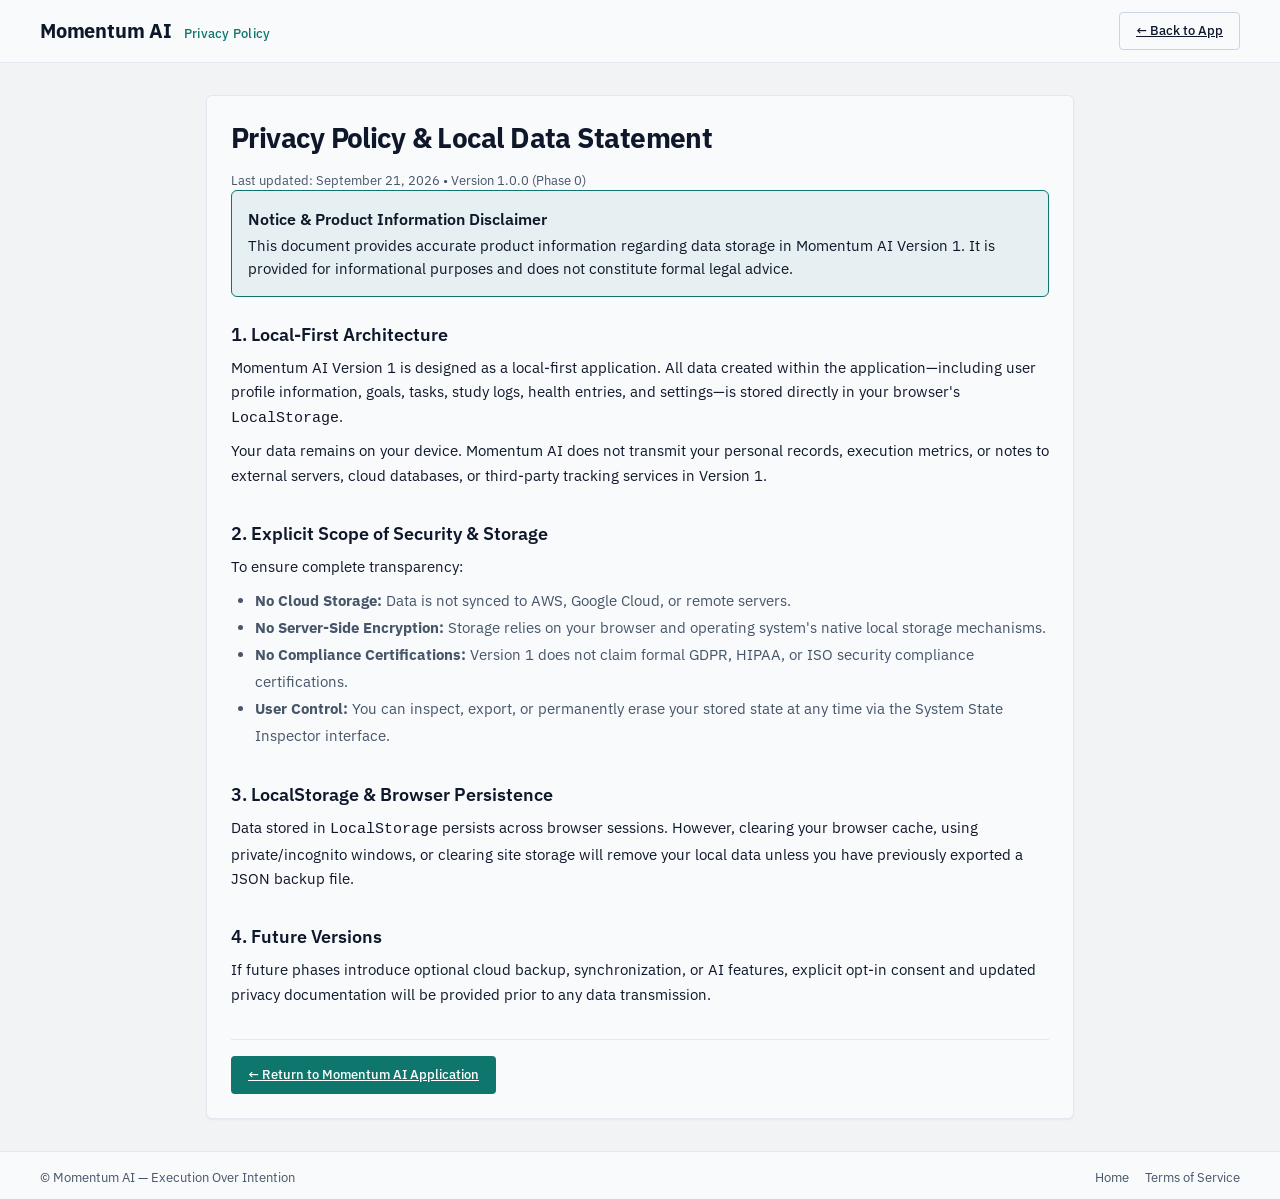
<file: privacy.html>
<!DOCTYPE html>
<html lang="en" data-theme="system">
<head>
    <meta charset="UTF-8">
    <meta name="viewport" content="width=device-width, initial-scale=1.0">
    <meta name="description" content="Momentum AI — Privacy Information. Details regarding local data storage and user privacy.">
    <title>Privacy Information — Momentum AI</title>

    <link rel="manifest" href="manifest.json">
    <meta name="theme-color" content="#0f766e">

    <!-- Primary Font: IBM Plex Sans -->
    <link rel="preconnect" href="https://fonts.googleapis.com">
    <link rel="preconnect" href="https://fonts.gstatic.com" crossorigin>
    <link href="https://fonts.googleapis.com/css2?family=IBM+Plex+Sans:wght@400;500;600;700&display=swap" rel="stylesheet">

    <link rel="stylesheet" href="style.css">
</head>
<body>
    <header class="app-header">
        <div class="header-container">
            <div class="brand">
                <a href="index.html" class="brand-title" style="text-decoration: none;">Momentum AI</a>
                <span class="brand-tagline">Privacy Policy</span>
            </div>
            <div class="header-actions">
                <a href="index.html" class="btn btn-secondary">&larr; Back to App</a>
            </div>
        </div>
    </header>

    <main class="app-main" style="max-width: 900px; margin: 0 auto; padding: var(--space-8) var(--space-4);">
        <article class="card">
            <h1 class="heading-display mb-md">Privacy Policy & Local Data Statement</h1>
            <p class="text-secondary text-small mb-lg">Last updated: September 21, 2026 &bull; Version 1.0.0 (Phase 0)</p>

            <div class="alert alert-info mb-lg">
                <div class="alert-title">Notice & Product Information Disclaimer</div>
                <div class="alert-body">
                    This document provides accurate product information regarding data storage in Momentum AI Version 1. It is provided for informational purposes and does not constitute formal legal advice.
                </div>
            </div>

            <section class="section-spacing">
                <h2 class="heading-subheading mb-sm">1. Local-First Architecture</h2>
                <p class="body-text mb-sm">
                    Momentum AI Version 1 is designed as a local-first application. All data created within the application—including user profile information, goals, tasks, study logs, health entries, and settings—is stored directly in your browser's <code>LocalStorage</code>.
                </p>
                <p class="body-text">
                    Your data remains on your device. Momentum AI does not transmit your personal records, execution metrics, or notes to external servers, cloud databases, or third-party tracking services in Version 1.
                </p>
            </section>

            <section class="section-spacing">
                <h2 class="heading-subheading mb-sm">2. Explicit Scope of Security & Storage</h2>
                <p class="body-text mb-sm">To ensure complete transparency:</p>
                <ul style="margin-left: var(--space-6); line-height: 1.8;" class="body-text text-secondary mb-sm">
                    <li><strong>No Cloud Storage:</strong> Data is not synced to AWS, Google Cloud, or remote servers.</li>
                    <li><strong>No Server-Side Encryption:</strong> Storage relies on your browser and operating system's native local storage mechanisms.</li>
                    <li><strong>No Compliance Certifications:</strong> Version 1 does not claim formal GDPR, HIPAA, or ISO security compliance certifications.</li>
                    <li><strong>User Control:</strong> You can inspect, export, or permanently erase your stored state at any time via the System State Inspector interface.</li>
                </ul>
            </section>

            <section class="section-spacing">
                <h2 class="heading-subheading mb-sm">3. LocalStorage & Browser Persistence</h2>
                <p class="body-text mb-sm">
                    Data stored in <code>LocalStorage</code> persists across browser sessions. However, clearing your browser cache, using private/incognito windows, or clearing site storage will remove your local data unless you have previously exported a JSON backup file.
                </p>
            </section>

            <section class="section-spacing">
                <h2 class="heading-subheading mb-sm">4. Future Versions</h2>
                <p class="body-text">
                    If future phases introduce optional cloud backup, synchronization, or AI features, explicit opt-in consent and updated privacy documentation will be provided prior to any data transmission.
                </p>
            </section>

            <div class="mt-lg pt-md" style="border-top: 1px solid var(--color-border);">
                <a href="index.html" class="btn btn-primary">&larr; Return to Momentum AI Application</a>
            </div>
        </article>
    </main>

    <footer class="app-footer">
        <div class="footer-container">
            <span>&copy; Momentum AI — Execution Over Intention</span>
            <div class="footer-links">
                <a href="index.html" class="footer-link">Home</a>
                <a href="terms.html" class="footer-link">Terms of Service</a>
            </div>
        </div>
    </footer>
</body>
</html>
</file>
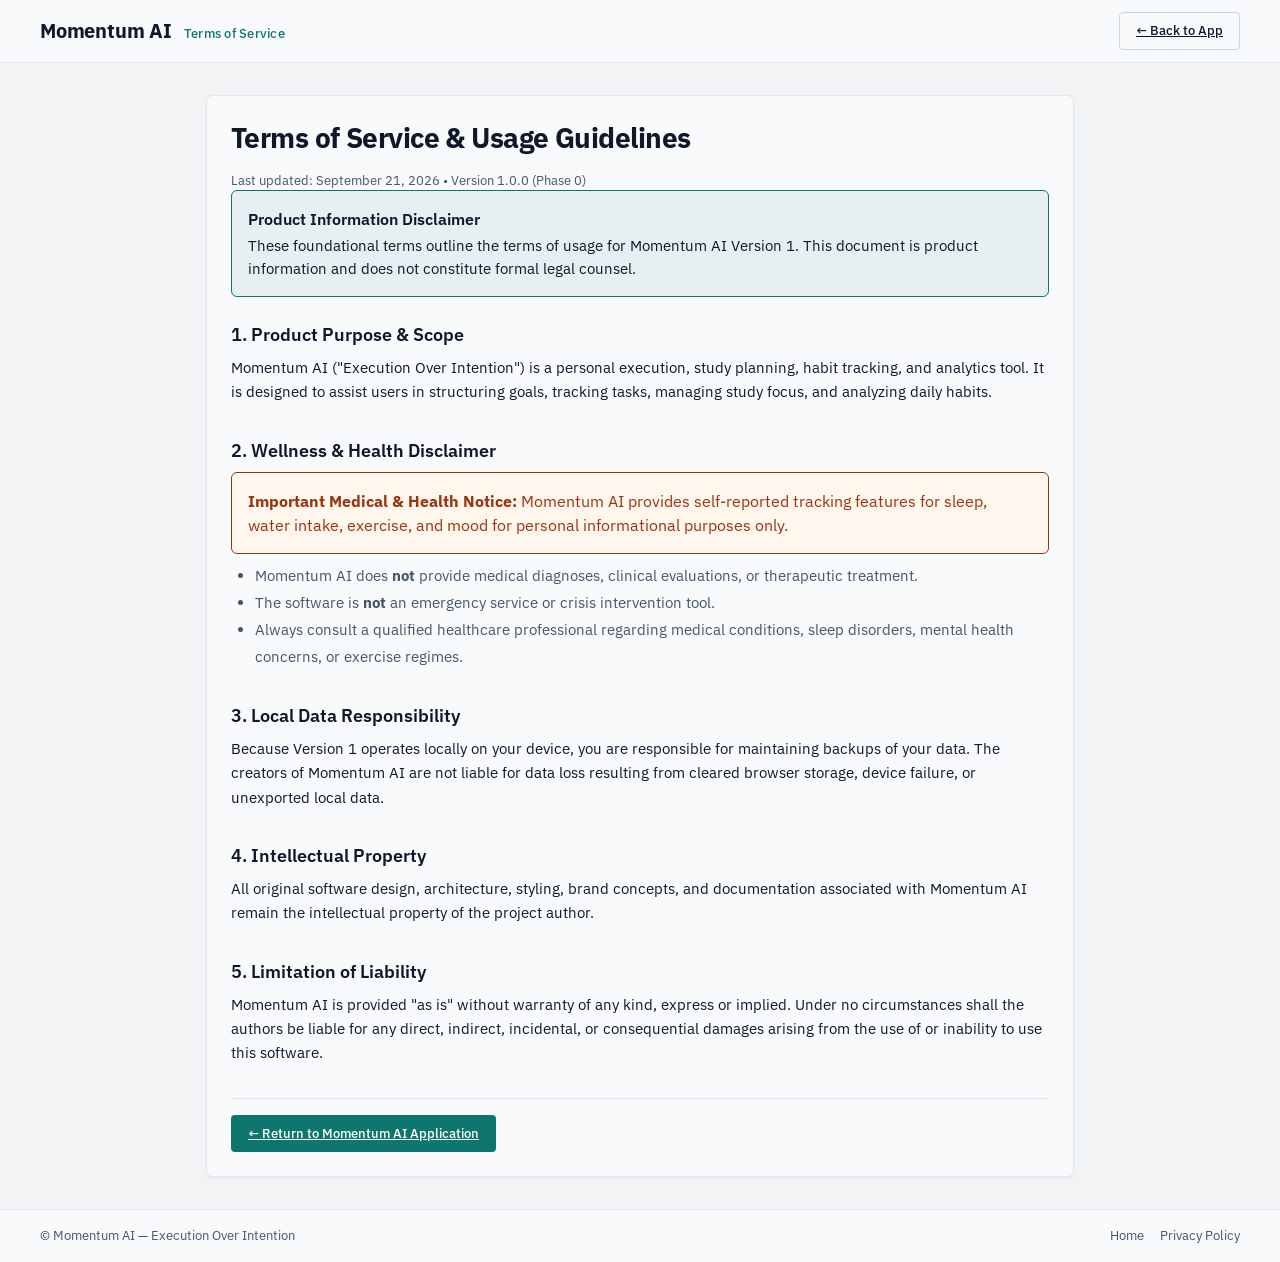
<file: terms.html>
<!DOCTYPE html>
<html lang="en" data-theme="system">
<head>
    <meta charset="UTF-8">
    <meta name="viewport" content="width=device-width, initial-scale=1.0">
    <meta name="description" content="Momentum AI — Terms of Service. Product usage guidelines and wellness disclaimers.">
    <title>Terms of Service — Momentum AI</title>

    <link rel="manifest" href="manifest.json">
    <meta name="theme-color" content="#0f766e">

    <!-- Primary Font: IBM Plex Sans -->
    <link rel="preconnect" href="https://fonts.googleapis.com">
    <link rel="preconnect" href="https://fonts.gstatic.com" crossorigin>
    <link href="https://fonts.googleapis.com/css2?family=IBM+Plex+Sans:wght@400;500;600;700&display=swap" rel="stylesheet">

    <link rel="stylesheet" href="style.css">
</head>
<body>
    <header class="app-header">
        <div class="header-container">
            <div class="brand">
                <a href="index.html" class="brand-title" style="text-decoration: none;">Momentum AI</a>
                <span class="brand-tagline">Terms of Service</span>
            </div>
            <div class="header-actions">
                <a href="index.html" class="btn btn-secondary">&larr; Back to App</a>
            </div>
        </div>
    </header>

    <main class="app-main" style="max-width: 900px; margin: 0 auto; padding: var(--space-8) var(--space-4);">
        <article class="card">
            <h1 class="heading-display mb-md">Terms of Service & Usage Guidelines</h1>
            <p class="text-secondary text-small mb-lg">Last updated: September 21, 2026 &bull; Version 1.0.0 (Phase 0)</p>

            <div class="alert alert-info mb-lg">
                <div class="alert-title">Product Information Disclaimer</div>
                <div class="alert-body">
                    These foundational terms outline the terms of usage for Momentum AI Version 1. This document is product information and does not constitute formal legal counsel.
                </div>
            </div>

            <section class="section-spacing">
                <h2 class="heading-subheading mb-sm">1. Product Purpose & Scope</h2>
                <p class="body-text">
                    Momentum AI ("Execution Over Intention") is a personal execution, study planning, habit tracking, and analytics tool. It is designed to assist users in structuring goals, tracking tasks, managing study focus, and analyzing daily habits.
                </p>
            </section>

            <section class="section-spacing">
                <h2 class="heading-subheading mb-sm">2. Wellness & Health Disclaimer</h2>
                <div class="alert alert-info mb-sm" style="border-color: var(--color-warning); background-color: var(--color-warning-bg); color: var(--color-warning);">
                    <strong>Important Medical & Health Notice:</strong>
                    Momentum AI provides self-reported tracking features for sleep, water intake, exercise, and mood for personal informational purposes only.
                </div>
                <ul style="margin-left: var(--space-6); line-height: 1.8;" class="body-text text-secondary">
                    <li>Momentum AI does <strong>not</strong> provide medical diagnoses, clinical evaluations, or therapeutic treatment.</li>
                    <li>The software is <strong>not</strong> an emergency service or crisis intervention tool.</li>
                    <li>Always consult a qualified healthcare professional regarding medical conditions, sleep disorders, mental health concerns, or exercise regimes.</li>
                </ul>
            </section>

            <section class="section-spacing">
                <h2 class="heading-subheading mb-sm">3. Local Data Responsibility</h2>
                <p class="body-text">
                    Because Version 1 operates locally on your device, you are responsible for maintaining backups of your data. The creators of Momentum AI are not liable for data loss resulting from cleared browser storage, device failure, or unexported local data.
                </p>
            </section>

            <section class="section-spacing">
                <h2 class="heading-subheading mb-sm">4. Intellectual Property</h2>
                <p class="body-text">
                    All original software design, architecture, styling, brand concepts, and documentation associated with Momentum AI remain the intellectual property of the project author.
                </p>
            </section>

            <section class="section-spacing">
                <h2 class="heading-subheading mb-sm">5. Limitation of Liability</h2>
                <p class="body-text">
                    Momentum AI is provided "as is" without warranty of any kind, express or implied. Under no circumstances shall the authors be liable for any direct, indirect, incidental, or consequential damages arising from the use of or inability to use this software.
                </p>
            </section>

            <div class="mt-lg pt-md" style="border-top: 1px solid var(--color-border);">
                <a href="index.html" class="btn btn-primary">&larr; Return to Momentum AI Application</a>
            </div>
        </article>
    </main>

    <footer class="app-footer">
        <div class="footer-container">
            <span>&copy; Momentum AI — Execution Over Intention</span>
            <div class="footer-links">
                <a href="index.html" class="footer-link">Home</a>
                <a href="privacy.html" class="footer-link">Privacy Policy</a>
            </div>
        </div>
    </footer>
</body>
</html>
</file>
<file: style.css>
/* ==========================================================================
   Momentum AI — Phase 0 Design System & Tokens
   Tagline: Execution Over Intention
   Font: IBM Plex Sans
   Visual Style: Calm, Serious, Practical, Analytical, Modern, Human, Focused
   ========================================================================== */

/* --------------------------------------------------------------------------
   1. DESIGN TOKENS & CSS CUSTOM PROPERTIES
   -------------------------------------------------------------------------- */
:root {
    /* Brand Color Tokens (Muted Teal/Emerald) */
    --color-brand-rgb: 15, 118, 110;
    --color-brand: #0f766e;
    --color-brand-hover: #115e59;
    --color-brand-light: #ccfbf1;
    --color-brand-subtle: rgba(15, 118, 110, 0.08);

    /* Neutral Colors - Light Mode Defaults */
    --color-bg: #f1f3f5;
    --color-surface: #f8fafc;
    --color-surface-elevated: #e2e8f0;
    --color-surface-hover: #cbd5e1;

    --color-text-primary: #0f172a;
    --color-text-secondary: #475569;
    --color-text-muted: #94a3b8;
    --color-text-on-brand: #ffffff;

    --color-border: #e2e8f0;
    --color-border-subtle: #f1f5f9;
    --color-border-strong: #cbd5e1;

    /* Status Colors */
    --color-success: #166534;
    --color-success-bg: #f0fdf4;
    --color-success-border: #bbf7d0;

    --color-warning: #9a3412;
    --color-warning-bg: #fff7ed;
    --color-warning-border: #fed7aa;

    --color-error: #991b1b;
    --color-error-bg: #fef2f2;
    --color-error-border: #fecaca;

    --color-focus: #0f766e;

    /* Spacing System */
    --space-05: 0.125rem; /* 2px */
    --space-1: 0.25rem;   /* 4px */
    --space-2: 0.5rem;    /* 8px */
    --space-3: 0.75rem;   /* 12px */
    --space-4: 1rem;      /* 16px */
    --space-5: 1.25rem;   /* 20px */
    --space-6: 1.5rem;    /* 24px */
    --space-8: 2rem;      /* 32px */
    --space-10: 2.5rem;   /* 40px */
    --space-12: 3rem;     /* 48px */

    /* Typography Scale */
    --font-family-sans: 'IBM Plex Sans', -apple-system, BlinkMacSystemFont, "Segoe UI", Roboto, sans-serif;
    --font-family-mono: 'IBM Plex Mono', Consolas, Monaco, monospace;

    --font-size-display: 1.75rem; /* 28px */
    --font-size-heading: 1.375rem; /* 22px */
    --font-size-subheading: 1.125rem; /* 18px */
    --font-size-body: 0.9375rem; /* 15px */
    --font-size-small: 0.8125rem; /* 13px */
    --font-size-caption: 0.75rem; /* 12px */

    --font-weight-regular: 400;
    --font-weight-medium: 500;
    --font-weight-semibold: 600;
    --font-weight-bold: 700;

    --line-height-tight: 1.25;
    --line-height-normal: 1.5;
    --line-height-relaxed: 1.625;

    /* Radius Tokens */
    --radius-sm: 4px;
    --radius-md: 6px;
    --radius-lg: 10px;

    /* Shadow Tokens (Subtle & Restrained) */
    --shadow-sm: 0 1px 2px 0 rgba(15, 23, 42, 0.05);
    --shadow-md: 0 4px 6px -1px rgba(15, 23, 42, 0.06), 0 2px 4px -2px rgba(15, 23, 42, 0.04);

    /* Transition Duration */
    --transition-fast: 150ms ease-in-out;
    --transition-normal: 200ms ease-in-out;
}

/* --------------------------------------------------------------------------
   DARK THEME OVERRIDES
   -------------------------------------------------------------------------- */
[data-theme="dark"] {
    --color-bg: #121316;
    --color-surface: #1a1c23;
    --color-surface-elevated: #22252e;
    --color-surface-hover: #2a2e39;

    --color-text-primary: #f3f4f6;
    --color-text-secondary: #9ca3af;
    --color-text-muted: #6b7280;
    --color-text-on-brand: #ffffff;

    --color-border: #2e323e;
    --color-border-subtle: #22252e;
    --color-border-strong: #404554;

    --color-brand: #14b8a6;
    --color-brand-hover: #2dd4bf;
    --color-brand-light: #134e48;
    --color-brand-subtle: rgba(20, 184, 166, 0.12);

    --color-success: #4ade80;
    --color-success-bg: #052e16;
    --color-success-border: #14532d;

    --color-warning: #fb923c;
    --color-warning-bg: #431407;
    --color-warning-border: #7c2d12;

    --color-error: #f87171;
    --color-error-bg: #450a0a;
    --color-error-border: #7f1d1d;

    --color-focus: #14b8a6;

    --shadow-sm: 0 1px 2px 0 rgba(0, 0, 0, 0.3);
    --shadow-md: 0 4px 6px -1px rgba(0, 0, 0, 0.4);
}

/* System Preference Dark Mode Detection */
@media (prefers-color-scheme: dark) {
    [data-theme="system"] {
        --color-bg: #121316;
        --color-surface: #1a1c23;
        --color-surface-elevated: #22252e;
        --color-surface-hover: #2a2e39;

        --color-text-primary: #f3f4f6;
        --color-text-secondary: #9ca3af;
        --color-text-muted: #6b7280;
        --color-text-on-brand: #ffffff;

        --color-border: #2e323e;
        --color-border-subtle: #22252e;
        --color-border-strong: #404554;

        --color-brand: #14b8a6;
        --color-brand-hover: #2dd4bf;
        --color-brand-light: #134e48;
        --color-brand-subtle: rgba(20, 184, 166, 0.12);

        --color-success: #4ade80;
        --color-success-bg: #052e16;
        --color-success-border: #14532d;

        --color-warning: #fb923c;
        --color-warning-bg: #431407;
        --color-warning-border: #7c2d12;

        --color-error: #f87171;
        --color-error-bg: #450a0a;
        --color-error-border: #7f1d1d;

        --color-focus: #14b8a6;
    }
}

/* Shared container token — all major layout containers use this so
   the logo, hero content, and footer share a single left edge */
:root {
    --layout-max-width: 1200px;
    --layout-gutter: var(--space-8); /* 32px — consistent horizontal padding */
}
*, *::before, *::after {
    box-sizing: border-box;
    margin: 0;
    padding: 0;
}

html {
    font-family: var(--font-family-sans);
    font-size: 16px;
    line-height: var(--line-height-normal);
    color: var(--color-text-primary);
    background-color: var(--color-bg);
    -webkit-font-smoothing: antialiased;
    -moz-osx-font-smoothing: grayscale;
}

body {
    min-height: 100vh;
    display: flex;
    flex-direction: column;
}

/* Accessibility Focus States */
:focus-visible {
    outline: 2px solid var(--color-focus);
    outline-offset: 2px;
}

.skip-link {
    position: absolute;
    top: -40px;
    left: 0;
    background: var(--color-brand);
    color: var(--color-text-on-brand);
    padding: var(--space-2) var(--space-4);
    z-index: 100;
    transition: top var(--transition-fast);
    font-weight: var(--font-weight-medium);
}
.skip-link:focus {
    top: 0;
}

/* --------------------------------------------------------------------------
   3. TYPOGRAPHY UTILITIES
   -------------------------------------------------------------------------- */
.heading-display {
    font-size: var(--font-size-display);
    font-weight: var(--font-weight-bold);
    line-height: var(--line-height-tight);
    color: var(--color-text-primary);
    letter-spacing: -0.02em;
}

.heading-heading {
    font-size: var(--font-size-heading);
    font-weight: var(--font-weight-semibold);
    line-height: var(--line-height-tight);
    color: var(--color-text-primary);
}

.heading-subheading {
    font-size: var(--font-size-subheading);
    font-weight: var(--font-weight-semibold);
    line-height: var(--line-height-normal);
    color: var(--color-text-primary);
}

.body-text {
    font-size: var(--font-size-body);
    color: var(--color-text-primary);
    line-height: var(--line-height-relaxed);
}

.text-secondary {
    color: var(--color-text-secondary);
}

.text-muted {
    color: var(--color-text-muted);
}

.text-small {
    font-size: var(--font-size-small);
}

.text-caption {
    font-size: var(--font-size-caption);
}

/* --------------------------------------------------------------------------
   4. LAYOUT & CONTAINER STRUCTURE
   -------------------------------------------------------------------------- */
.app-header {
    background-color: var(--color-surface);
    border-bottom: 1px solid var(--color-border);
    padding: var(--space-3) var(--layout-gutter);
    position: sticky;
    top: 0;
    z-index: 50;
}

.header-container {
    max-width: var(--layout-max-width);
    margin: 0 auto;
    display: flex;
    align-items: center;
    justify-content: space-between;
}

.brand {
    display: flex;
    align-items: baseline;
    gap: var(--space-3);
}

.brand-title {
    font-size: 1.25rem;
    font-weight: var(--font-weight-bold);
    letter-spacing: -0.01em;
    color: var(--color-text-primary);
}

.brand-tagline {
    font-size: var(--font-size-small);
    font-weight: var(--font-weight-medium);
    color: var(--color-brand);
    /* removed text-transform: uppercase — long all-caps runs reduce readability */
    letter-spacing: 0.02em;
}

.header-actions {
    display: flex;
    align-items: center;
    gap: var(--space-4);
}

.phase-badge {
    display: inline-flex;
    align-items: center;
    padding: var(--space-1) var(--space-3);
    background-color: transparent;                  /* no fill — not a CTA */
    color: var(--color-text-muted);                 /* muted = informational */
    border: 1px solid var(--color-border-strong);   /* neutral outline */
    border-radius: var(--radius-sm);
    font-size: var(--font-size-caption);
    font-weight: var(--font-weight-medium);
    cursor: default;                                /* non-interactive cursor */
    user-select: none;
}

.theme-dropdown {
    background-color: var(--color-surface-elevated);
    color: var(--color-text-primary);
    border: 1px solid var(--color-border);
    border-radius: var(--radius-sm);
    padding: var(--space-1) var(--space-3);
    font-family: inherit;
    font-size: var(--font-size-small);
    cursor: pointer;
}

/* Main Body Layout: Sidebar Nav + Main Content */
.app-body-wrapper {
    display: flex;
    flex-direction: column;
    flex: 1;
}

.app-body {
    display: flex;
    flex: 1;
    max-width: 1400px;
    width: 100%;
    margin: 0 auto;
}

.app-nav {
    width: 220px;
    background-color: var(--color-surface);
    border-right: 1px solid var(--color-border);
    padding: var(--space-6) var(--space-3);
    flex-shrink: 0;
}

.nav-list {
    list-style: none;
    display: flex;
    flex-direction: column;
    gap: var(--space-1);
}

.nav-btn {
    width: 100%;
    display: flex;
    align-items: center;
    justify-content: space-between;
    padding: var(--space-2) var(--space-3);
    background: transparent;
    border: none;
    border-radius: var(--radius-sm);
    color: var(--color-text-secondary);
    font-family: inherit;
    font-size: var(--font-size-body);
    font-weight: var(--font-weight-medium);
    text-align: left;
    cursor: pointer;
    transition: background-color var(--transition-fast), color var(--transition-fast);
}

.nav-btn:hover {
    background-color: var(--color-surface-elevated);
    color: var(--color-text-primary);
}

.nav-btn.active {
    background-color: var(--color-brand-subtle);
    color: var(--color-brand);
    font-weight: var(--font-weight-semibold);
}

.nav-tag {
    font-size: var(--font-size-caption); /* 12px — was 0.6875rem (11px), below readable floor */
    padding: 1px 4px;
    background-color: var(--color-surface-hover);
    color: var(--color-text-muted);
    border-radius: var(--radius-sm);
    font-weight: var(--font-weight-regular);
}

.app-main {
    flex: 1;
    padding: var(--space-8);
    overflow-y: auto;
}

.view-panel {
    display: block;
}
.view-panel.hidden {
    display: none;
}

/* Footer Layout */
.app-footer {
    background-color: var(--color-surface);
    border-top: 1px solid var(--color-border);
    padding: var(--space-4) var(--layout-gutter);
    margin-top: auto;
}

.footer-container {
    max-width: var(--layout-max-width);
    margin: 0 auto;
    display: flex;
    align-items: center;
    justify-content: space-between;
    font-size: var(--font-size-small);
    color: var(--color-text-secondary);
}

.footer-separator {
    margin: 0 var(--space-2);
    color: var(--color-border-strong);
}

.footer-links {
    display: flex;
    gap: var(--space-4);
}

.footer-link {
    color: var(--color-text-secondary);
    text-decoration: none;
}
.footer-link:hover {
    color: var(--color-brand);
    text-decoration: underline;
}

/* --------------------------------------------------------------------------
   5. COMPONENTS & CARDS
   -------------------------------------------------------------------------- */
.card {
    background-color: var(--color-surface);
    border: 1px solid var(--color-border);
    border-radius: var(--radius-md);
    padding: var(--space-6);
    box-shadow: var(--shadow-sm);
}

.card-caption {
    font-size: var(--font-size-caption);
    font-weight: var(--font-weight-semibold);
    text-transform: uppercase;
    letter-spacing: 0.05em;
    color: var(--color-text-muted);
    margin-bottom: var(--space-1);
}

.card-value {
    font-size: 1.75rem;
    font-weight: var(--font-weight-bold);
    color: var(--color-text-primary);
    line-height: var(--line-height-tight);
}

.card-subtext {
    font-size: var(--font-size-caption);
    color: var(--color-text-secondary);
    margin-top: var(--space-1);
}

.panel-header {
    display: flex;
    align-items: flex-start;
    justify-content: space-between;
    margin-bottom: var(--space-6);
}

.status-indicator-online {
    display: inline-flex;
    align-items: center;
    gap: var(--space-2);
    padding: var(--space-1) var(--space-3);
    background-color: var(--color-success-bg);
    color: var(--color-success);
    border: 1px solid var(--color-success-border);
    border-radius: var(--radius-sm);
    font-size: var(--font-size-small);
    font-weight: var(--font-weight-medium);
}
.status-indicator-online .dot {
    width: 8px;
    height: 8px;
    border-radius: 50%;
    background-color: var(--color-success);
}

/* Alert Box */
.alert {
    padding: var(--space-4);
    border-radius: var(--radius-md);
    border: 1px solid transparent;
    margin-bottom: var(--space-6);
}

.alert-info {
    background-color: var(--color-brand-subtle);
    border-color: var(--color-brand);
    color: var(--color-text-primary);
}

.alert-title {
    font-weight: var(--font-weight-semibold);
    margin-bottom: var(--space-1);
}

.alert-body {
    font-size: var(--font-size-body);
    line-height: var(--line-height-normal);
}

/* Central Product Loop Diagram */
.execution-loop-diagram {
    display: flex;
    align-items: center;
    justify-content: space-between;
    flex-wrap: wrap;
    gap: var(--space-2);
    margin-top: var(--space-6);
    padding: var(--space-4);
    background-color: var(--color-surface-elevated);
    border-radius: var(--radius-md);
    border: 1px solid var(--color-border);
}

.loop-step {
    display: flex;
    flex-direction: column;
    align-items: center;
    gap: var(--space-1);
    padding: var(--space-2) var(--space-3);
    background-color: var(--color-surface);
    border: 1px solid var(--color-border);
    border-radius: var(--radius-sm);
    min-width: 90px;
}

.step-num {
    font-size: var(--font-size-caption);
    font-family: var(--font-family-mono);
    color: var(--color-brand);
    font-weight: var(--font-weight-bold);
}

.step-name {
    font-size: var(--font-size-small);
    font-weight: var(--font-weight-semibold);
    color: var(--color-text-primary);
}

.loop-arrow {
    color: var(--color-text-muted);
    font-weight: var(--font-weight-bold);
}

/* Data Tables */
.table-container {
    width: 100%;
    overflow-x: auto;
    margin-top: var(--space-3);
}

.data-table {
    width: 100%;
    border-collapse: collapse;
    font-size: var(--font-size-small);
    text-align: left;
}

.data-table th, .data-table td {
    padding: var(--space-3) var(--space-4);
    border-bottom: 1px solid var(--color-border);
}

.data-table th {
    background-color: var(--color-surface-elevated);
    color: var(--color-text-secondary);
    font-weight: var(--font-weight-semibold);
}

.data-table tr:hover td {
    background-color: var(--color-surface-hover);
}

/* Goal Presets */
.presets-container {
    display: flex;
    flex-direction: column;
    gap: var(--space-3);
}

.preset-card {
    padding: var(--space-3) var(--space-4);
    background-color: var(--color-surface-elevated);
    border: 1px solid var(--color-border);
    border-radius: var(--radius-sm);
}

.preset-header {
    display: flex;
    align-items: center;
    justify-content: space-between;
    margin-bottom: var(--space-1);
}

.preset-title {
    font-weight: var(--font-weight-semibold);
    color: var(--color-text-primary);
    font-size: var(--font-size-body);
}

.preset-tags {
    display: flex;
    flex-wrap: wrap;
    gap: var(--space-1);
}

.preset-tag {
    font-size: var(--font-size-caption);
    padding: 2px 6px;
    background-color: var(--color-surface);
    border: 1px solid var(--color-border);
    border-radius: var(--radius-sm);
    color: var(--color-text-secondary);
}

/* Code Inspector & Textarea */
.code-textarea {
    width: 100%;
    font-family: var(--font-family-mono);
    font-size: var(--font-size-small);
    background-color: var(--color-surface-elevated);
    color: var(--color-text-primary);
    border: 1px solid var(--color-border);
    border-radius: var(--radius-sm);
    padding: var(--space-4);
    resize: vertical;
}

/* --------------------------------------------------------------------------
   6. BUTTONS & CONTROLS
   -------------------------------------------------------------------------- */
.btn {
    display: inline-flex;
    align-items: center;
    justify-content: center;
    padding: var(--space-2) var(--space-4);
    font-family: inherit;
    font-size: var(--font-size-small);
    font-weight: var(--font-weight-medium);
    border-radius: var(--radius-sm);
    border: 1px solid transparent;
    cursor: pointer;
    transition: background-color var(--transition-fast), border-color var(--transition-fast);
}

.btn-primary {
    background-color: var(--color-brand);
    color: var(--color-text-on-brand);
}
.btn-primary:hover {
    background-color: var(--color-brand-hover);
}

.btn-secondary {
    background-color: transparent;
    color: var(--color-text-primary);
    border-color: var(--color-border-strong); /* visible border = clearly interactive */
}
.btn-secondary:hover {
    background-color: var(--color-surface-elevated);
    border-color: var(--color-text-muted);
}

.btn-danger {
    background-color: var(--color-error-bg);
    color: var(--color-error);
    border-color: var(--color-error-border);
}
.btn-danger:hover {
    background-color: var(--color-error);
    color: #ffffff;
}

.btn-group {
    display: flex;
    gap: var(--space-2);
}

.flex-header {
    display: flex;
    align-items: center;
    justify-content: space-between;
}

/* --------------------------------------------------------------------------
   7. GRID & UTILITY CLASSES
   -------------------------------------------------------------------------- */
.grid {
    display: grid;
}
.grid-2 { grid-template-columns: repeat(2, 1fr); }
.grid-4 { grid-template-columns: repeat(4, 1fr); }

.gap-sm { gap: var(--space-2); }
.gap-xs { gap: var(--space-1); }
.gap-md { gap: var(--space-4); }
.gap-lg { gap: var(--space-6); }

.section-spacing {
    margin-bottom: var(--space-8);
}

.mt-xs { margin-top: var(--space-1); }
.mt-sm { margin-top: var(--space-2); }
.mt-md { margin-top: var(--space-4); }

.mb-xs { margin-bottom: var(--space-1); }
.mb-sm { margin-bottom: var(--space-2); }
.mb-md { margin-bottom: var(--space-4); }
.mb-0  { margin-bottom: 0; }

.pt-sm { padding-top: var(--space-2); }
.pt-md { padding-top: var(--space-4); }

.text-primary { color: var(--color-text-primary); }

.block { display: block; }
.sr-only {
    position: absolute;
    width: 1px;
    height: 1px;
    padding: 0;
    margin: -1px;
    overflow: hidden;
    clip: rect(0, 0, 0, 0);
    white-space: nowrap;
    border: 0;
}

/* --------------------------------------------------------------------------
   9. PHASE 1 LANDING PAGE & ONBOARDING WIZARD STYLES
   -------------------------------------------------------------------------- */
.brand-title-link {
    text-decoration: none;
    display: flex;
    align-items: baseline;
    gap: var(--space-3);
    color: inherit;
}

.header-nav-public {
    display: flex;
    align-items: center;
    gap: var(--space-4);
    margin-left: var(--space-6);
}

.nav-public-link {
    font-size: var(--font-size-small);
    font-weight: var(--font-weight-medium);
    color: var(--color-text-secondary);
    text-decoration: none;
    transition: color var(--transition-fast);
}
.nav-public-link:hover {
    color: var(--color-brand);
}

.user-badge {
    display: inline-flex;
    align-items: center;
    gap: var(--space-2);
    padding: var(--space-1) var(--space-3);
    background-color: var(--color-surface-elevated);
    border: 1px solid var(--color-border);
    border-radius: var(--radius-sm);
}

.user-badge-name {
    font-size: var(--font-size-small);
    font-weight: var(--font-weight-semibold);
    color: var(--color-text-primary);
}

.hidden {
    display: none !important;
}

.inline-block {
    display: inline-block;
}

.text-center {
    text-align: center;
}

.max-w-700 {
    max-width: 700px;
    margin-left: auto;
    margin-right: auto;
}

.text-error {
    color: var(--color-error);
}

.ml-auto {
    margin-left: auto;
}

.btn-link {
    background: transparent;
    border: none;
    color: var(--color-text-secondary);
    cursor: pointer;
    text-decoration: underline;
    font-family: inherit;
}
.btn-link:hover {
    color: var(--color-brand);
}

/* Landing Page Styles */
.landing-view {
    width: 100%;
}

.landing-container {
    max-width: var(--layout-max-width);
    margin: 0 auto;
    padding: 0 var(--layout-gutter);
}

.landing-hero {
    padding: var(--space-12) 0 var(--space-10);
    background-color: var(--color-surface);
    border-bottom: 1px solid var(--color-border);
}

.hero-subtitle {
    font-size: var(--font-size-caption);
    font-weight: var(--font-weight-bold);
    text-transform: uppercase;
    letter-spacing: 0.08em;
    color: var(--color-brand);
    display: block;
    margin-bottom: var(--space-2);
}

.hero-title {
    max-width: 800px;
    margin-bottom: var(--space-4);
}

.hero-description {
    max-width: 720px;
    font-size: 1.125rem;
    color: var(--color-text-secondary);
    line-height: 1.6;
    margin-bottom: var(--space-6);
}

.hero-actions {
    display: flex;
    align-items: center;
    gap: var(--space-4);
}

/* Size modifier — use instead of one-off padding overrides */
.btn-lg {
    padding: var(--space-3) var(--space-6);
    font-size: var(--font-size-body);
}

.btn-sm {
    padding: var(--space-1) var(--space-3);
    font-size: var(--font-size-caption);
}

/* Hero button helpers — layout only, no new visual style */
.hero-btn-main {
    text-decoration: none;
}

.hero-btn-sub {
    text-decoration: none;
}

.landing-section {
    padding: var(--space-12) 0;
    border-bottom: 1px solid var(--color-border);
}

.landing-section.alt-bg {
    background-color: var(--color-surface-elevated);
}

.section-heading-wrapper {
    margin-bottom: var(--space-8);
}

.grid-3 {
    grid-template-columns: repeat(3, 1fr);
}

.feature-card {
    height: 100%;
}

/* Execution Loop Cards */
.execution-loop-container {
    padding: var(--space-6);
}

.loop-grid {
    display: grid;
    grid-template-columns: repeat(3, 1fr); /* was repeat(5,1fr) — ~177px columns are too narrow */
    gap: var(--space-3);
}

.loop-card {
    background-color: var(--color-surface-elevated);
    border: 1px solid var(--color-border);
    border-radius: var(--radius-sm);
    padding: var(--space-4);
    display: flex;
    flex-direction: column;
    gap: var(--space-1);
}

.loop-step-tag {
    font-size: var(--font-size-caption);
    font-family: var(--font-family-mono);
    color: var(--color-brand);
    font-weight: var(--font-weight-bold);
    margin-bottom: var(--space-1);
}

.track-list {
    list-style: none;
    display: flex;
    flex-direction: column;
    gap: var(--space-2);
}
.track-list li {
    position: relative;
    padding-left: var(--space-4);
}
.track-list li::before {
    content: "•";
    position: absolute;
    left: 0;
    color: var(--color-brand);
    font-weight: bold;
}

/* Onboarding Wizard Styles */
.onboarding-view {
    padding: var(--space-8) var(--space-4);
    min-height: calc(100vh - 120px);
    display: flex;
    align-items: center;
    justify-content: center;
}

.onboarding-wrapper {
    width: 100%;
    max-width: 720px;
}

.onboarding-header {
    margin-bottom: var(--space-4);
}

.progress-bar-track {
    width: 100%;
    height: 6px;
    background-color: var(--color-surface-elevated);
    border-radius: var(--radius-sm);
    overflow: hidden;
    border: 1px solid var(--color-border);
}

.progress-bar-fill {
    height: 100%;
    background-color: var(--color-brand);
    transition: width var(--transition-normal);
}

.onboarding-card {
    padding: var(--space-8);
}

.onboard-step {
    display: block;
}
.onboard-step.hidden {
    display: none;
}

/* Form Controls & Selectable Option Cards */
.form-group {
    display: flex;
    flex-direction: column;
    gap: var(--space-1);
}

.form-label {
    font-size: var(--font-size-small);
    font-weight: var(--font-weight-semibold);
    color: var(--color-text-primary);
}

.form-input, .form-select {
    width: 100%;
    padding: var(--space-3) var(--space-4);
    font-family: inherit;
    font-size: var(--font-size-body);
    background-color: var(--color-surface-elevated);
    color: var(--color-text-primary);
    border: 1px solid var(--color-border);
    border-radius: var(--radius-sm);
    transition: border-color var(--transition-fast);
}
.form-input:focus, .form-select:focus {
    outline: none;
    border-color: var(--color-focus);
    box-shadow: 0 0 0 2px var(--color-brand-subtle);
}

.form-error-inline {
    font-size: var(--font-size-caption);
    color: var(--color-error);
    margin-top: var(--space-1);
    font-weight: var(--font-weight-medium);
}

.option-grid {
    display: grid;
    grid-template-columns: 1fr;
    gap: var(--space-2);
}

.option-card {
    width: 100%;
    display: flex;
    flex-direction: column;
    align-items: flex-start;
    padding: var(--space-3) var(--space-4);
    background-color: var(--color-surface-elevated);
    border: 1px solid var(--color-border);
    border-radius: var(--radius-sm);
    color: var(--color-text-primary);
    font-family: inherit;
    text-align: left;
    cursor: pointer;
    transition: background-color var(--transition-fast), border-color var(--transition-fast);
}
.option-card:hover {
    background-color: var(--color-surface-hover);
}
.option-card.selected {
    background-color: var(--color-brand-subtle);
    border-color: var(--color-brand);
    color: var(--color-brand);
}
.option-card.selected .option-title {
    color: var(--color-brand);
    font-weight: var(--font-weight-bold);
}
.option-card.selected .option-desc {
    color: var(--color-text-primary);
}

.option-title {
    font-size: var(--font-size-body);
    font-weight: var(--font-weight-semibold);
    color: var(--color-text-primary);
}

.option-desc {
    font-size: var(--font-size-small);
    color: var(--color-text-secondary);
    margin-top: 2px;
}

.onboarding-nav-buttons {
    display: flex;
    align-items: center;
    justify-content: space-between;
    padding-top: var(--space-4);
    border-top: 1px solid var(--color-border);
}

/* Review Table */
.review-table-card {
    background-color: var(--color-surface-elevated);
    border: 1px solid var(--color-border);
    border-radius: var(--radius-sm);
    padding: var(--space-4);
    display: flex;
    flex-direction: column;
    gap: var(--space-3);
}

.review-row {
    display: flex;
    justify-content: space-between;
    align-items: flex-start;
    padding-bottom: var(--space-2);
    border-bottom: 1px solid var(--color-border);
    font-size: var(--font-size-small);
}
.review-row:last-child {
    border-bottom: none;
    padding-bottom: 0;
}

.review-label {
    color: var(--color-text-secondary);
    font-weight: var(--font-weight-medium);
    min-width: 140px;
}

.review-value {
    color: var(--color-text-primary);
    font-weight: var(--font-weight-semibold);
    text-align: right;
}

/* --------------------------------------------------------------------------
   8. RESPONSIVE BREAKPOINTS
   -------------------------------------------------------------------------- */
@media (max-width: 1024px) {
    .grid-4 {
        grid-template-columns: repeat(2, 1fr);
    }
    .grid-3 {
        grid-template-columns: 1fr;
    }
    .loop-grid {
        grid-template-columns: repeat(2, 1fr); /* 3-col → 2-col at mid-width */
    }
}

@media (max-width: 768px) {
    .header-nav-public {
        display: none;
    }

    .app-body {
        flex-direction: column;
    }

    .app-nav {
        width: 100%;
        border-right: none;
        border-bottom: 1px solid var(--color-border);
        padding: var(--space-3);
    }

    .nav-list {
        flex-direction: row;
        overflow-x: auto;
        padding-bottom: var(--space-2);
    }

    .nav-btn {
        white-space: nowrap;
        font-size: var(--font-size-small);
    }

    .grid-2, .grid-3, .grid-4 {
        grid-template-columns: 1fr;
    }

    .loop-grid {
        grid-template-columns: 1fr; /* single column on mobile */
    }

    .hero-actions {
        flex-direction: column;
        align-items: stretch;
    }

    .execution-loop-diagram {
        flex-direction: column;
    }
    .loop-arrow {
        transform: rotate(90deg);
    }
}

/* Reduced Motion Support */
@media (prefers-reduced-motion: reduce) {
    *, *::before, *::after {
        animation-duration: 0.01ms !important;
        animation-iteration-count: 1 !important;
        transition-duration: 0.01ms !important;
        scroll-behavior: auto !important;
    }
}


/* ==========================================================================
   PHASE 3 — TASK PLANNER STYLES
   ========================================================================== */

/* --------------------------------------------------------------------------
   MODAL SYSTEM
   -------------------------------------------------------------------------- */
.modal-backdrop {
    position: fixed;
    inset: 0;
    background-color: rgba(15, 23, 42, 0.55);
    display: flex;
    align-items: center;
    justify-content: center;
    z-index: 200;
    padding: var(--space-4);
}

.modal-backdrop.hidden {
    display: none !important;
}

.modal-card {
    background-color: var(--color-surface);
    border: 1px solid var(--color-border);
    border-radius: var(--radius-lg);
    box-shadow: var(--shadow-md);
    width: 100%;
    max-width: 580px;
    max-height: 92vh;
    display: flex;
    flex-direction: column;
    overflow: hidden;
}

.modal-card-sm {
    max-width: 420px;
}

.modal-header {
    display: flex;
    align-items: center;
    justify-content: space-between;
    padding: var(--space-5) var(--space-6);
    border-bottom: 1px solid var(--color-border);
    flex-shrink: 0;
}

.modal-body {
    padding: var(--space-6);
    overflow-y: auto;
    flex: 1;
}

.modal-footer {
    display: flex;
    align-items: center;
    justify-content: flex-end;
    gap: var(--space-3);
    padding-top: var(--space-5);
    margin-top: var(--space-2);
    border-top: 1px solid var(--color-border);
}

.btn-close {
    display: inline-flex;
    align-items: center;
    justify-content: center;
    width: 32px;
    height: 32px;
    background: transparent;
    border: none;
    border-radius: var(--radius-sm);
    color: var(--color-text-secondary);
    font-size: 1.25rem;
    line-height: 1;
    cursor: pointer;
    transition: background-color var(--transition-fast), color var(--transition-fast);
    flex-shrink: 0;
}

.btn-close:hover {
    background-color: var(--color-surface-elevated);
    color: var(--color-text-primary);
}

/* --------------------------------------------------------------------------
   FORM VALIDATION STATES
   -------------------------------------------------------------------------- */
.form-error {
    font-size: var(--font-size-caption);
    color: var(--color-error);
    margin-top: var(--space-1);
    font-weight: var(--font-weight-medium);
}

.form-error.hidden {
    display: none !important;
}

.form-input.error,
.form-select.error {
    border-color: var(--color-error);
}

/* Alert variants */
.alert-danger {
    background-color: var(--color-error-bg);
    border-color: var(--color-error-border);
    color: var(--color-error);
}

.alert-warning {
    background-color: var(--color-warning-bg);
    border-color: var(--color-warning-border);
    color: var(--color-warning);
}

.alert.hidden {
    display: none !important;
}

.text-danger {
    color: var(--color-error);
}

/* --------------------------------------------------------------------------
   SMALL FORM INPUTS (filters row)
   -------------------------------------------------------------------------- */
.form-input-sm {
    padding: var(--space-2) var(--space-3);
    font-size: var(--font-size-small);
    height: 36px;
}

.inline-form-group {
    flex-direction: row;
    align-items: center;
}

/* --------------------------------------------------------------------------
   TASK PLANNER — DATE TABS & CONTROLS
   -------------------------------------------------------------------------- */
.task-controls-wrapper {
    display: flex;
    align-items: center;
    justify-content: space-between;
    flex-wrap: wrap;
    gap: var(--space-3);
}

.task-date-tabs {
    display: flex;
    align-items: center;
    gap: var(--space-1);
    flex-wrap: wrap;
}

.tab-btn {
    padding: var(--space-2) var(--space-4);
    background-color: transparent;
    border: 1px solid var(--color-border);
    border-radius: var(--radius-sm);
    color: var(--color-text-secondary);
    font-family: inherit;
    font-size: var(--font-size-small);
    font-weight: var(--font-weight-medium);
    cursor: pointer;
    transition: background-color var(--transition-fast), color var(--transition-fast), border-color var(--transition-fast);
    white-space: nowrap;
}

.tab-btn:hover {
    background-color: var(--color-surface-elevated);
    color: var(--color-text-primary);
}

.tab-btn.active {
    background-color: var(--color-brand-subtle);
    border-color: var(--color-brand);
    color: var(--color-brand);
    font-weight: var(--font-weight-semibold);
}

.task-filter-group {
    display: flex;
    align-items: center;
    gap: var(--space-2);
    flex-wrap: wrap;
}

/* --------------------------------------------------------------------------
   TASK LIST & TASK ITEMS
   -------------------------------------------------------------------------- */
.task-list {
    display: flex;
    flex-direction: column;
    gap: var(--space-2);
}

.task-item {
    border: 1px solid var(--color-border);
    border-radius: var(--radius-md);
    background-color: var(--color-surface-elevated);
    transition: border-color var(--transition-fast);
    overflow: hidden;
}

.task-item:hover {
    border-color: var(--color-border-strong);
}

.task-item.status-completed {
    opacity: 0.72;
}

.task-item.status-missed {
    opacity: 0.68;
}

.task-item-main {
    display: flex;
    align-items: flex-start;
    gap: var(--space-3);
    padding: var(--space-3) var(--space-4);
}

.task-item-body {
    flex: 1;
    min-width: 0;
}

.task-item-title-row {
    display: flex;
    align-items: center;
    gap: var(--space-2);
    flex-wrap: wrap;
    margin-bottom: var(--space-1);
}

.task-item-title {
    font-size: var(--font-size-body);
    font-weight: var(--font-weight-semibold);
    color: var(--color-text-primary);
    line-height: var(--line-height-tight);
}

.task-item.status-completed .task-item-title {
    text-decoration: line-through;
    color: var(--color-text-secondary);
}

.task-item.status-missed .task-item-title {
    color: var(--color-text-secondary);
}

.task-item-meta {
    display: flex;
    align-items: center;
    flex-wrap: wrap;
    gap: var(--space-2);
    font-size: var(--font-size-caption);
    color: var(--color-text-muted);
}

.task-item-meta-sep {
    color: var(--color-border-strong);
}

/* Priority badges */
.priority-badge {
    display: inline-flex;
    align-items: center;
    padding: 1px 6px;
    border-radius: var(--radius-sm);
    font-size: 0.6875rem;
    font-weight: var(--font-weight-semibold);
    text-transform: uppercase;
    letter-spacing: 0.04em;
}

.priority-high {
    background-color: var(--color-error-bg);
    color: var(--color-error);
    border: 1px solid var(--color-error-border);
}

.priority-medium {
    background-color: var(--color-warning-bg);
    color: var(--color-warning);
    border: 1px solid var(--color-warning-border);
}

.priority-low {
    background-color: var(--color-surface-hover);
    color: var(--color-text-muted);
    border: 1px solid var(--color-border);
}

/* Status badges */
.status-badge {
    display: inline-flex;
    align-items: center;
    padding: 1px 6px;
    border-radius: var(--radius-sm);
    font-size: 0.6875rem;
    font-weight: var(--font-weight-semibold);
    text-transform: uppercase;
    letter-spacing: 0.04em;
}

.status-planned {
    background-color: var(--color-brand-subtle);
    color: var(--color-brand);
    border: 1px solid var(--color-brand);
}

.status-completed {
    background-color: var(--color-success-bg);
    color: var(--color-success);
    border: 1px solid var(--color-success-border);
}

.status-missed {
    background-color: var(--color-surface-hover);
    color: var(--color-text-secondary);
    border: 1px solid var(--color-border-strong);
}

/* Task actions toolbar */
.task-item-actions {
    display: flex;
    align-items: center;
    gap: var(--space-2);
    padding: var(--space-2) var(--space-4);
    border-top: 1px solid var(--color-border-subtle);
    background-color: var(--color-surface);
    flex-wrap: wrap;
}

.task-action-btn {
    display: inline-flex;
    align-items: center;
    padding: var(--space-1) var(--space-3);
    background: transparent;
    border: 1px solid var(--color-border);
    border-radius: var(--radius-sm);
    color: var(--color-text-secondary);
    font-family: inherit;
    font-size: var(--font-size-caption);
    font-weight: var(--font-weight-medium);
    cursor: pointer;
    transition: background-color var(--transition-fast), color var(--transition-fast), border-color var(--transition-fast);
    white-space: nowrap;
}

.task-action-btn:hover {
    background-color: var(--color-surface-elevated);
    color: var(--color-text-primary);
}

.task-action-btn.action-complete {
    color: var(--color-success);
    border-color: var(--color-success-border);
}
.task-action-btn.action-complete:hover {
    background-color: var(--color-success-bg);
}

.task-action-btn.action-miss {
    color: var(--color-text-secondary);
    border-color: var(--color-border);
}
.task-action-btn.action-miss:hover {
    background-color: var(--color-surface-elevated);
}

.task-action-btn.action-reopen {
    color: var(--color-brand);
    border-color: var(--color-brand);
}
.task-action-btn.action-reopen:hover {
    background-color: var(--color-brand-subtle);
}

.task-action-btn.action-delete {
    color: var(--color-error);
    border-color: var(--color-error-border);
    margin-left: auto;
}
.task-action-btn.action-delete:hover {
    background-color: var(--color-error-bg);
}

/* Overlap notice in task item */
.task-overlap-notice {
    font-size: var(--font-size-caption);
    color: var(--color-warning);
    padding: var(--space-1) var(--space-4);
    background-color: var(--color-warning-bg);
    border-top: 1px solid var(--color-warning-border);
}

/* --------------------------------------------------------------------------
   EMPTY STATES
   -------------------------------------------------------------------------- */
.empty-state {
    display: flex;
    flex-direction: column;
    align-items: center;
    justify-content: center;
    text-align: center;
    padding: var(--space-12) var(--space-6);
    color: var(--color-text-secondary);
}

.empty-title {
    font-size: var(--font-size-subheading);
    font-weight: var(--font-weight-semibold);
    color: var(--color-text-primary);
    margin-bottom: var(--space-2);
}

.empty-description {
    font-size: var(--font-size-small);
    color: var(--color-text-secondary);
    max-width: 400px;
    line-height: var(--line-height-relaxed);
    margin-bottom: var(--space-4);
}

/* --------------------------------------------------------------------------
   DASHBOARD TASK MINI-CARDS (today section)
   -------------------------------------------------------------------------- */
.dash-task-row {
    display: flex;
    align-items: center;
    justify-content: space-between;
    padding: var(--space-3) var(--space-4);
    border: 1px solid var(--color-border);
    border-radius: var(--radius-sm);
    background-color: var(--color-surface-elevated);
    gap: var(--space-3);
    flex-wrap: wrap;
}

.dash-task-row + .dash-task-row {
    margin-top: var(--space-2);
}

.dash-task-title {
    font-size: var(--font-size-body);
    font-weight: var(--font-weight-medium);
    color: var(--color-text-primary);
    flex: 1;
    min-width: 0;
    white-space: nowrap;
    overflow: hidden;
    text-overflow: ellipsis;
}

.dash-task-row.status-completed .dash-task-title {
    text-decoration: line-through;
    color: var(--color-text-muted);
}

.dash-task-row.status-missed .dash-task-title {
    color: var(--color-text-secondary);
}

.dash-task-badges {
    display: flex;
    align-items: center;
    gap: var(--space-2);
    flex-shrink: 0;
}

/* --------------------------------------------------------------------------
   GRID 3 COLUMNS UTILITY (used by task controls)
   -------------------------------------------------------------------------- */
.grid-3 {
    grid-template-columns: repeat(3, 1fr);
}

/* --------------------------------------------------------------------------
   RESPONSIVE — PHASE 3 ADDITIONS
   -------------------------------------------------------------------------- */
@media (max-width: 768px) {
    .modal-card {
        max-height: 96vh;
        border-radius: var(--radius-md);
    }

    .modal-body {
        padding: var(--space-4);
    }

    .modal-header {
        padding: var(--space-4);
    }

    .task-controls-wrapper {
        flex-direction: column;
        align-items: stretch;
    }

    .task-date-tabs {
        justify-content: flex-start;
    }

    .task-filter-group {
        justify-content: stretch;
    }

    .task-filter-group .form-group {
        flex: 1;
        min-width: 0;
    }

    .task-item-main {
        padding: var(--space-3);
    }

    .task-item-actions {
        padding: var(--space-2) var(--space-3);
        gap: var(--space-1);
    }

    .task-action-btn {
        padding: var(--space-1) var(--space-2);
        font-size: 0.6875rem;
    }

    .modal-footer {
        flex-direction: column-reverse;
        align-items: stretch;
    }

    .modal-footer .btn {
        width: 100%;
        justify-content: center;
    }

    .grid-3 {
        grid-template-columns: 1fr;
    }
}

@media (max-width: 480px) {
    .task-date-tabs {
        gap: var(--space-1);
    }
    .tab-btn {
        padding: var(--space-1) var(--space-3);
        font-size: 0.6875rem;
    }
}

/* ==========================================================================
   PHASE 6 — STUDENT MODE & TIMETABLE STYLES
   ========================================================================== */

/* --------------------------------------------------------------------------
   STUDENT MODE SUB-NAVIGATION
   -------------------------------------------------------------------------- */
.study-subnav {
    display: flex;
    align-items: center;
    gap: var(--space-1);
    flex-wrap: wrap;
    padding: var(--space-3) var(--space-4);
    background-color: var(--color-surface);
    border: 1px solid var(--color-border);
    border-radius: var(--radius-md);
    margin-bottom: var(--space-6);
}

.study-nav-btn {
    display: inline-flex;
    align-items: center;
    gap: var(--space-1);
    padding: var(--space-2) var(--space-4);
    background: transparent;
    border: 1px solid transparent;
    border-radius: var(--radius-sm);
    color: var(--color-text-secondary);
    font-family: inherit;
    font-size: var(--font-size-small);
    font-weight: var(--font-weight-medium);
    cursor: pointer;
    transition: background-color var(--transition-fast), color var(--transition-fast);
    white-space: nowrap;
}

.study-nav-btn:hover {
    background-color: var(--color-surface-elevated);
    color: var(--color-text-primary);
}

.study-nav-btn.active {
    background-color: var(--color-brand-subtle);
    border-color: var(--color-brand);
    color: var(--color-brand);
    font-weight: var(--font-weight-semibold);
}

.study-tab-panel {
    display: block;
}

.study-tab-panel.hidden {
    display: none !important;
}

/* --------------------------------------------------------------------------
   TIMETABLE SETUP FORM
   -------------------------------------------------------------------------- */
.tt-setup-form {
    padding-top: var(--space-4);
    border-top: 1px solid var(--color-border);
}

/* --------------------------------------------------------------------------
   DAY SWITCHER TABS
   -------------------------------------------------------------------------- */
.tt-day-tabs {
    display: flex;
    align-items: center;
    gap: var(--space-1);
    flex-wrap: wrap;
}

.tt-day-btn {
    padding: var(--space-2) var(--space-4);
    background-color: transparent;
    border: 1px solid var(--color-border);
    border-radius: var(--radius-sm);
    color: var(--color-text-secondary);
    font-family: inherit;
    font-size: var(--font-size-small);
    font-weight: var(--font-weight-medium);
    cursor: pointer;
    transition: background-color var(--transition-fast), color var(--transition-fast), border-color var(--transition-fast);
    white-space: nowrap;
    min-width: 48px;
    text-align: center;
}

.tt-day-btn:hover {
    background-color: var(--color-surface-elevated);
    color: var(--color-text-primary);
}

.tt-day-btn.active {
    background-color: var(--color-brand-subtle);
    border-color: var(--color-brand);
    color: var(--color-brand);
    font-weight: var(--font-weight-semibold);
}

.tt-day-btn.has-today-indicator {
    position: relative;
}

.tt-day-btn.has-today-indicator::after {
    content: '';
    position: absolute;
    bottom: 3px;
    left: 50%;
    transform: translateX(-50%);
    width: 4px;
    height: 4px;
    border-radius: 50%;
    background-color: var(--color-brand);
}

/* --------------------------------------------------------------------------
   TIMETABLE ENTRY LIST
   -------------------------------------------------------------------------- */
.tt-entry-list {
    display: flex;
    flex-direction: column;
    gap: var(--space-2);
}

.tt-entry-card {
    display: flex;
    align-items: flex-start;
    gap: var(--space-3);
    padding: var(--space-3) var(--space-4);
    border: 1px solid var(--color-border);
    border-radius: var(--radius-md);
    background-color: var(--color-surface-elevated);
    transition: border-color var(--transition-fast);
}

.tt-entry-card:hover {
    border-color: var(--color-border-strong);
}

.tt-entry-time-col {
    display: flex;
    flex-direction: column;
    align-items: flex-end;
    min-width: 90px;
    flex-shrink: 0;
}

.tt-entry-time-start {
    font-size: var(--font-size-body);
    font-weight: var(--font-weight-semibold);
    color: var(--color-text-primary);
    font-family: var(--font-family-mono);
    line-height: var(--line-height-tight);
}

.tt-entry-time-end {
    font-size: var(--font-size-caption);
    color: var(--color-text-muted);
    font-family: var(--font-family-mono);
}

.tt-entry-body {
    flex: 1;
    min-width: 0;
}

.tt-entry-title {
    font-size: var(--font-size-body);
    font-weight: var(--font-weight-semibold);
    color: var(--color-text-primary);
    line-height: var(--line-height-tight);
    margin-bottom: var(--space-1);
}

.tt-entry-meta {
    display: flex;
    align-items: center;
    flex-wrap: wrap;
    gap: var(--space-2);
    font-size: var(--font-size-caption);
    color: var(--color-text-muted);
}

.tt-entry-actions {
    display: flex;
    align-items: center;
    gap: var(--space-1);
    flex-shrink: 0;
}

/* --------------------------------------------------------------------------
   ACTIVITY TYPE BADGES
   -------------------------------------------------------------------------- */
.tt-type-badge {
    display: inline-flex;
    align-items: center;
    padding: 1px 6px;
    border-radius: var(--radius-sm);
    font-size: 0.6875rem;
    font-weight: var(--font-weight-semibold);
    text-transform: uppercase;
    letter-spacing: 0.04em;
    white-space: nowrap;
}

/* Lecture — brand teal */
.tt-type-lecture {
    background-color: var(--color-brand-subtle);
    color: var(--color-brand);
    border: 1px solid var(--color-brand);
}

/* Lab — slate blue tone */
.tt-type-lab {
    background-color: rgba(71, 85, 105, 0.1);
    color: var(--color-text-secondary);
    border: 1px solid var(--color-border-strong);
}

/* Practical — similar to lab */
.tt-type-practical {
    background-color: rgba(71, 85, 105, 0.1);
    color: var(--color-text-secondary);
    border: 1px solid var(--color-border-strong);
}

/* Tutorial */
.tt-type-tutorial {
    background-color: rgba(71, 85, 105, 0.08);
    color: var(--color-text-secondary);
    border: 1px solid var(--color-border);
}

/* Exam — restrained warning */
.tt-type-exam {
    background-color: var(--color-warning-bg);
    color: var(--color-warning);
    border: 1px solid var(--color-warning-border);
}

/* Contest — same as exam */
.tt-type-contest {
    background-color: var(--color-warning-bg);
    color: var(--color-warning);
    border: 1px solid var(--color-warning-border);
}

/* Yoga — muted green */
.tt-type-yoga {
    background-color: var(--color-success-bg);
    color: var(--color-success);
    border: 1px solid var(--color-success-border);
}

/* Lunch & Break — neutral */
.tt-type-lunch,
.tt-type-break {
    background-color: var(--color-surface-hover);
    color: var(--color-text-muted);
    border: 1px solid var(--color-border);
}

/* Other */
.tt-type-other {
    background-color: var(--color-surface-elevated);
    color: var(--color-text-muted);
    border: 1px solid var(--color-border);
}

/* --------------------------------------------------------------------------
   WEEK SUMMARY GRID
   -------------------------------------------------------------------------- */
.tt-week-summary {
    display: grid;
    grid-template-columns: repeat(7, 1fr);
    gap: var(--space-2);
}

.tt-week-day-col {
    display: flex;
    flex-direction: column;
    gap: var(--space-1);
}

.tt-week-day-label {
    font-size: var(--font-size-caption);
    font-weight: var(--font-weight-semibold);
    color: var(--color-text-secondary);
    text-align: center;
    padding-bottom: var(--space-1);
    border-bottom: 1px solid var(--color-border);
    text-transform: uppercase;
    letter-spacing: 0.05em;
}

.tt-week-day-label.today-label {
    color: var(--color-brand);
    border-bottom-color: var(--color-brand);
}

.tt-week-slot {
    padding: var(--space-1) var(--space-2);
    border-radius: var(--radius-sm);
    font-size: 0.65rem;
    line-height: 1.3;
    border: 1px solid var(--color-border);
    background-color: var(--color-surface-elevated);
    color: var(--color-text-secondary);
    overflow: hidden;
    white-space: nowrap;
    text-overflow: ellipsis;
}

.tt-week-empty {
    text-align: center;
    color: var(--color-text-muted);
    font-size: var(--font-size-caption);
    padding: var(--space-3) 0;
}

/* --------------------------------------------------------------------------
   DASHBOARD TODAY'S SCHEDULE PANEL
   -------------------------------------------------------------------------- */
.dash-schedule-next {
    display: flex;
    align-items: center;
    flex-wrap: wrap;
    gap: var(--space-2);
    padding: var(--space-3) var(--space-4);
    background-color: var(--color-brand-subtle);
    border: 1px solid var(--color-brand);
    border-radius: var(--radius-sm);
    font-size: var(--font-size-small);
}

.tt-dash-next-title {
    font-weight: var(--font-weight-semibold);
    color: var(--color-text-primary);
    flex: 1;
}

.dash-tt-row {
    display: flex;
    align-items: center;
    gap: var(--space-3);
    padding: var(--space-2) var(--space-3);
    border: 1px solid var(--color-border);
    border-radius: var(--radius-sm);
    background-color: var(--color-surface-elevated);
    flex-wrap: wrap;
}

.dash-tt-row + .dash-tt-row {
    margin-top: var(--space-1);
}

.dash-tt-title {
    font-size: var(--font-size-small);
    font-weight: var(--font-weight-medium);
    color: var(--color-text-primary);
    flex: 1;
    min-width: 0;
    white-space: nowrap;
    overflow: hidden;
    text-overflow: ellipsis;
}

.dash-tt-meta {
    white-space: nowrap;
    flex-shrink: 0;
}

/* --------------------------------------------------------------------------
   STUDY MODE OVERVIEW — NEXT CLASS
   -------------------------------------------------------------------------- */
.study-next-class {
    padding: var(--space-4);
    background-color: var(--color-surface-elevated);
    border: 1px solid var(--color-border);
    border-radius: var(--radius-md);
}

/* --------------------------------------------------------------------------
   UNMAPPED SUBJECT INDICATOR
   -------------------------------------------------------------------------- */
.tt-unmapped-badge {
    display: inline-flex;
    align-items: center;
    padding: 1px 5px;
    border-radius: var(--radius-sm);
    font-size: 0.625rem;
    font-weight: var(--font-weight-medium);
    text-transform: uppercase;
    letter-spacing: 0.04em;
    background-color: var(--color-surface-hover);
    color: var(--color-text-muted);
    border: 1px solid var(--color-border);
}

/* --------------------------------------------------------------------------
   RESPONSIVE — PHASE 6 ADDITIONS
   -------------------------------------------------------------------------- */
@media (max-width: 1024px) {
    .tt-week-summary {
        grid-template-columns: repeat(4, 1fr);
    }
}

@media (max-width: 768px) {
    .study-subnav {
        padding: var(--space-2) var(--space-3);
    }

    .tt-week-summary {
        grid-template-columns: repeat(2, 1fr);
    }

    .tt-entry-card {
        flex-direction: column;
        gap: var(--space-2);
    }

    .tt-entry-time-col {
        align-items: flex-start;
        flex-direction: row;
        gap: var(--space-2);
        min-width: unset;
    }

    .tt-day-btn {
        padding: var(--space-1) var(--space-3);
        font-size: 0.6875rem;
    }

    .tt-entry-actions {
        width: 100%;
        justify-content: flex-end;
        border-top: 1px solid var(--color-border-subtle);
        padding-top: var(--space-2);
    }

    .dash-schedule-next {
        flex-direction: column;
        align-items: flex-start;
    }
}

@media (max-width: 480px) {
    .tt-week-summary {
        grid-template-columns: 1fr;
    }
}

/* ==========================================================================
   PHASE 7–14 COMPONENT STYLES
   Calm, Analytical, Practical, Restrained
   ========================================================================== */

/* Planner Styles */
.planner-sessions-list {
    display: flex;
    flex-direction: column;
    gap: var(--space-3);
}

.planner-card {
    background-color: var(--color-surface);
    border: 1px solid var(--color-border);
    border-radius: var(--radius-md);
    padding: var(--space-4);
    display: flex;
    flex-direction: column;
    gap: var(--space-2);
    transition: border-color var(--transition-fast);
}

.planner-card:hover {
    border-color: var(--color-border-strong);
}

.planner-card-header {
    display: flex;
    justify-content: space-between;
    align-items: center;
    flex-wrap: wrap;
    gap: var(--space-2);
}

.planner-reason-box {
    background-color: var(--color-surface-elevated);
    border-radius: var(--radius-sm);
    padding: var(--space-2) var(--space-3);
    font-size: var(--font-size-small);
    color: var(--color-text-secondary);
    line-height: var(--line-height-normal);
}

/* Chapter & Subject Badges */
.badge-status {
    display: inline-flex;
    align-items: center;
    padding: 0.125rem 0.5rem;
    border-radius: var(--radius-sm);
    font-size: var(--font-size-caption);
    font-weight: var(--font-weight-medium);
}

.badge-not-started {
    background-color: var(--color-surface-elevated);
    color: var(--color-text-secondary);
}

.badge-in-progress {
    background-color: var(--color-brand-subtle);
    color: var(--color-brand);
    border: 1px solid var(--color-brand-light);
}

.badge-completed {
    background-color: var(--color-success-bg);
    color: var(--color-success);
    border: 1px solid var(--color-success-border);
}

.badge-weak {
    background-color: var(--color-warning-bg);
    color: var(--color-warning);
    border: 1px solid var(--color-warning-border);
}

/* Habits Grid */
.habits-grid {
    display: grid;
    grid-template-columns: repeat(auto-fill, minmax(280px, 1fr));
    gap: var(--space-3);
}

.habit-card {
    background-color: var(--color-surface);
    border: 1px solid var(--color-border);
    border-radius: var(--radius-md);
    padding: var(--space-3) var(--space-4);
    display: flex;
    align-items: center;
    justify-content: space-between;
    gap: var(--space-3);
}

.habit-card.completed {
    border-color: var(--color-brand);
    background-color: var(--color-brand-subtle);
}

.habit-check-btn {
    width: 28px;
    height: 28px;
    border-radius: var(--radius-sm);
    border: 2px solid var(--color-border-strong);
    background: transparent;
    cursor: pointer;
    display: flex;
    align-items: center;
    justify-content: center;
    font-size: 14px;
    color: transparent;
    transition: all var(--transition-fast);
}

.habit-check-btn.checked {
    background: var(--color-brand);
    border-color: var(--color-brand);
    color: var(--color-text-on-brand);
}

.habit-streak {
    font-size: var(--font-size-caption);
    font-weight: var(--font-weight-semibold);
    color: var(--color-brand);
}

/* Progress Bars */
.progress-bar-track {
    width: 100%;
    height: 10px;
    background-color: var(--color-surface-elevated);
    border-radius: var(--radius-sm);
    overflow: hidden;
}

.progress-bar-fill {
    height: 100%;
    background-color: var(--color-brand);
    transition: width var(--transition-normal);
}

/* Productivity Score Display */
.score-display-wrapper {
    display: flex;
    align-items: baseline;
    gap: var(--space-2);
}

.score-large-number {
    font-size: 2.75rem;
    font-weight: var(--font-weight-bold);
    color: var(--color-brand);
    line-height: 1;
}

.score-scale {
    font-size: 1.125rem;
    color: var(--color-text-secondary);
}

/* Charts */
.chart-wrapper {
    width: 100%;
    max-width: 100%;
    overflow-x: auto;
    display: flex;
    justify-content: center;
    align-items: center;
    padding: var(--space-2) 0;
}

.chart-wrapper canvas {
    max-width: 100%;
    height: auto;
}

/* Reminders List */
.reminders-list {
    display: flex;
    flex-direction: column;
    gap: var(--space-2);
}

.reminder-card {
    background-color: var(--color-surface);
    border: 1px solid var(--color-border);
    border-radius: var(--radius-md);
    padding: var(--space-3) var(--space-4);
    display: flex;
    align-items: center;
    justify-content: space-between;
    gap: var(--space-3);
}

.reminder-card.handled {
    opacity: 0.6;
    text-decoration: line-through;
}

.reminder-category-pill {
    font-size: var(--font-size-caption);
    text-transform: uppercase;
    letter-spacing: 0.05em;
    padding: 0.125rem 0.5rem;
    border-radius: var(--radius-sm);
    background-color: var(--color-surface-elevated);
    color: var(--color-text-secondary);
}

/* Accessibility Focus States */
a:focus-visible,
button:focus-visible,
input:focus-visible,
select:focus-visible,
textarea:focus-visible {
    outline: 2px solid var(--color-focus);
    outline-offset: 2px;
}

/* Reduced Motion Override */
@media (prefers-reduced-motion: reduce) {
    *,
    *::before,
    *::after {
        animation-duration: 0.01ms !important;
        animation-iteration-count: 1 !important;
        transition-duration: 0.01ms !important;
        scroll-behavior: auto !important;
    }
}
</file>
